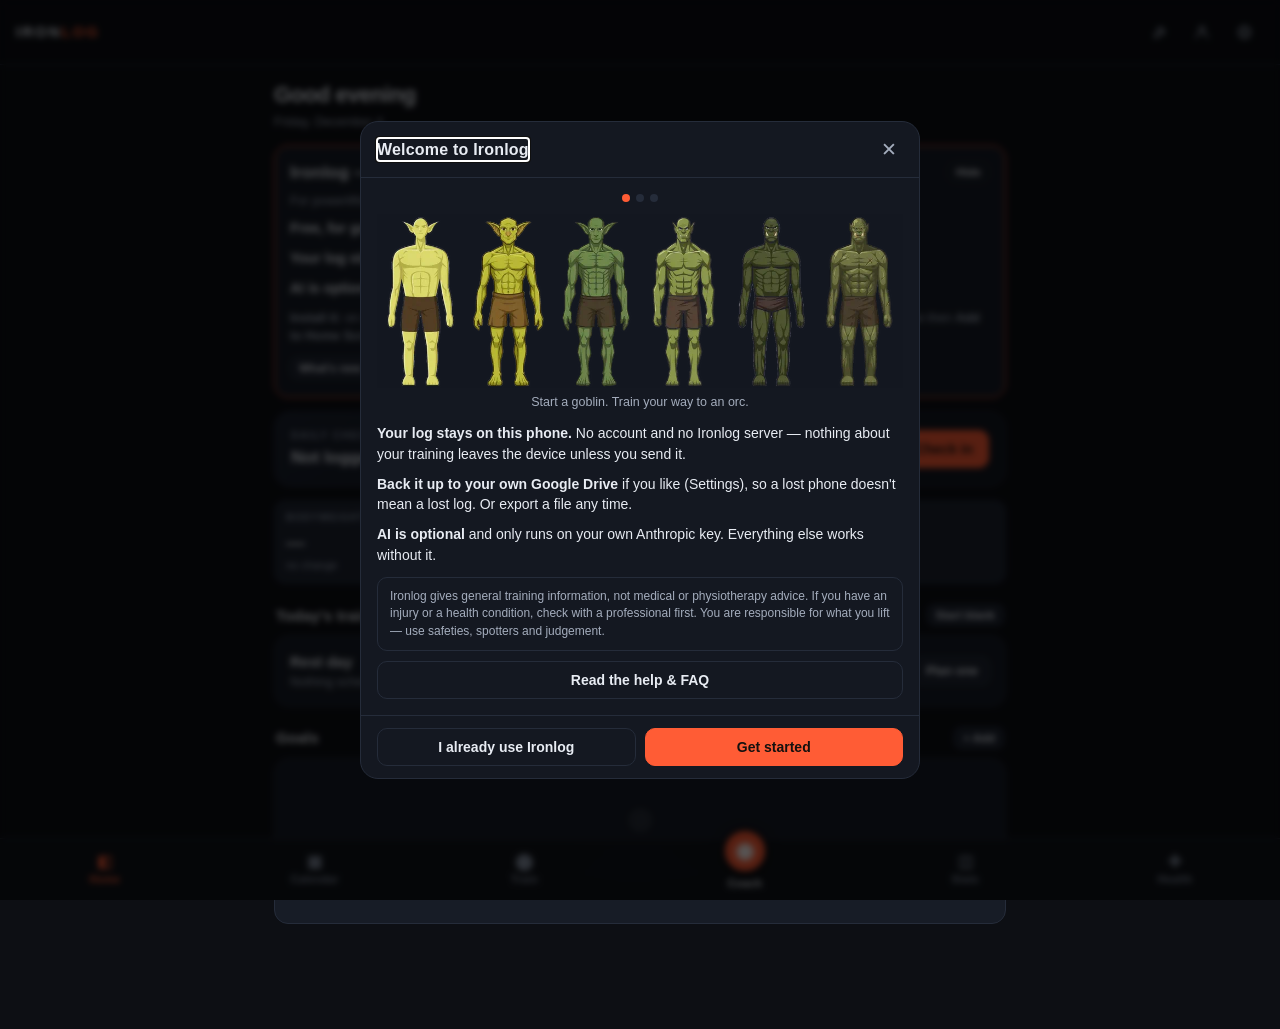
<file: index.html>
<!DOCTYPE html>
<html lang="en">
<head>
<meta charset="utf-8">
<!-- Content-Security-Policy: the browser refuses to load scripts or send data anywhere but
     these. A missed esc() then can't leak the log or the AI key. The sha256 is the skin
     script below — check-version.cjs fails if they drift. r&d/notes/security-audit-2026-11.md -->
<meta http-equiv="Content-Security-Policy" content="default-src 'self'; script-src 'self' 'wasm-unsafe-eval' 'sha256-sblqGi+jvKLMGzAN5MNXbPBtHiw58XA2WkPE0RBiaZw=' https://accounts.google.com/gsi/client; connect-src 'self' https://api.anthropic.com https://www.googleapis.com https://oauth2.googleapis.com https://accounts.google.com/gsi/; frame-src https://accounts.google.com/gsi/; style-src 'self' 'unsafe-inline' https://accounts.google.com/gsi/style; img-src 'self' data: blob:; media-src 'self' data: blob:; worker-src 'self' blob:; font-src 'self' data:; object-src 'none'; base-uri 'self'; form-action 'none'">
<meta name="viewport" content="width=device-width, initial-scale=1, viewport-fit=cover, maximum-scale=1, user-scalable=no">
<meta name="theme-color" content="#0d0f14">
<meta name="color-scheme" content="dark">
<meta name="mobile-web-app-capable" content="yes">
<meta name="apple-mobile-web-app-capable" content="yes">
<meta name="apple-mobile-web-app-status-bar-style" content="black-translucent">
<meta name="apple-mobile-web-app-title" content="Ironlog">
<link rel="icon" href="data:image/svg+xml,<svg xmlns='http://www.w3.org/2000/svg' viewBox='0 0 64 64'><rect width='64' height='64' rx='14' fill='%230d0f14'/><g fill='%23ff5c35'><rect x='5' y='27' width='6' height='10' rx='2'/><rect x='13' y='21' width='7' height='22' rx='2.5'/><rect x='20' y='29' width='24' height='6'/><rect x='44' y='21' width='7' height='22' rx='2.5'/><rect x='53' y='27' width='6' height='10' rx='2'/></g></svg>">
<link rel="apple-touch-icon" href="data:image/svg+xml,<svg xmlns='http://www.w3.org/2000/svg' viewBox='0 0 64 64'><rect width='64' height='64' rx='14' fill='%230d0f14'/><g fill='%23ff5c35'><rect x='5' y='27' width='6' height='10' rx='2'/><rect x='13' y='21' width='7' height='22' rx='2.5'/><rect x='20' y='29' width='24' height='6'/><rect x='44' y='21' width='7' height='22' rx='2.5'/><rect x='53' y='27' width='6' height='10' rx='2'/></g></svg>">
<link rel="manifest" href="manifest.webmanifest">
<link rel="apple-touch-icon" sizes="192x192" href="icon-192.png">
<title>Ironlog — Powerlifting</title>
<!-- The app is js/main.js and the modules it imports (r&d/notes/module-split.md).
     These hints let the browser fetch them side by side instead of finding
     each one only after parsing the last. r&d/tools/check-version.cjs checks
     the list is every module, and that sw.js precaches them all. -->
<link rel="modulepreload" href="js/coach.js">
<link rel="modulepreload" href="js/core.js">
<link rel="modulepreload" href="js/state.js">
<link rel="modulepreload" href="js/kit.js">
<link rel="modulepreload" href="js/loading.js">
<link rel="modulepreload" href="js/training.js">
<link rel="modulepreload" href="js/picker.js">
<link rel="modulepreload" href="js/ai.js">
<link rel="modulepreload" href="js/report.js">
<link rel="modulepreload" href="js/migrate.js">
<link rel="modulepreload" href="js/rest.js">
<link rel="modulepreload" href="js/movement.js">
<link rel="modulepreload" href="js/io.js">
<link rel="modulepreload" href="js/sync.js">
<link rel="modulepreload" href="js/database.js">
<link rel="modulepreload" href="js/events.js">
<link rel="modulepreload" href="js/exercises.js">
<link rel="modulepreload" href="js/health.js">
<link rel="modulepreload" href="js/main.js">
<link rel="modulepreload" href="js/stats.js">
<link rel="modulepreload" href="js/tools.js">
<link rel="modulepreload" href="js/ui.js">
<link rel="modulepreload" href="js/vbt.js">
<link rel="modulepreload" href="js/workout.js">
<link rel="modulepreload" href="slew-reps.js">
<script>
/* The skin has to be on the html element before the first paint, or the app
   flashes its dark chrome and then repaints grey. The real setting lives in
   S.settings.skin, but that read is async IndexedDB — far too late. This
   localStorage mirror exists only to answer the question synchronously here;
   boot() reconciles it against the stored state a moment later. */
try {
  var _skin = localStorage.getItem('ironlog.skin');
  if (_skin === 'win98') document.documentElement.dataset.skin = 'win98';
} catch (e) {}
</script>
<link rel="stylesheet" href="css/app.css">
<!-- The one rule that has to stay in the page: it points at a gradient inside
     the chart's own <svg>, and from an external sheet some browsers look for
     that in the stylesheet's file instead. It sits between the two sheets
     so the Windows 98 skin still overrides it. -->
<style>.chart .area{fill:url(#gfade)}</style>
<!-- The Windows 98 skin: every rule scoped to html[data-skin="win98"], and loaded after the base sheet so it wins. -->
<link rel="stylesheet" href="css/skin98.css" id="skin98">
</head>
<body>
<header id="topbar">
  <div class="tb-left"><span class="brand">IRON<span class="accent">LOG</span></span></div>
  <div class="tb-right">
    <button class="icon-btn" id="toolsBtn" title="Tools" aria-label="Tools"><svg viewBox="0 0 24 24" fill="none" stroke="currentColor" stroke-width="1.7" stroke-linecap="round" stroke-linejoin="round" style="width:18px;height:18px"><path d="M14.7 6.3a4 4 0 0 0-5.4 5.1L4 16.7 7.3 20l5.3-5.3a4 4 0 0 0 5.1-5.4l-2.6 2.6-2.4-.6-.6-2.4z"/></svg></button>
    <button class="icon-btn" id="profileBtn" title="Profile" aria-label="Profile"><svg viewBox="0 0 24 24" fill="none" stroke="currentColor" stroke-width="1.7" stroke-linecap="round" stroke-linejoin="round" style="width:18px;height:18px"><circle cx="12" cy="8" r="3.4"/><path d="M4.5 20a7.5 7.5 0 0 1 15 0"/></svg></button>
    <button class="icon-btn" id="settingsBtn" title="Settings" aria-label="Settings">⚙</button>
  </div>
</header>

<main id="view"></main>

<nav id="nav" aria-label="Main">
  <button data-page="home"><span class="ico" aria-hidden="true">◧</span><span>Home</span></button>
  <button data-page="calendar"><span class="ico" aria-hidden="true">▦</span><span>Calendar</span></button>
  <button data-page="workout"><span class="ico" aria-hidden="true">⬤</span><span>Train</span></button>
  <button id="navCoach" class="navcoach" aria-label="Coach"><span class="ico" aria-hidden="true">◉</span><span>Coach</span></button>
  <button data-page="analytics"><span class="ico" aria-hidden="true">◫</span><span>Stats</span></button>
  <button data-page="health"><span class="ico" aria-hidden="true">✚</span><span>Health</span></button>
</nav>

<div id="modalRoot"></div>
<div id="toastRoot" role="status" aria-live="polite"></div>
<!-- Slew's velocity engine, bundled from its own source by r&d/tools/build-slew.cjs.
     28 kB, sensor mode only, precached by the service worker so a set can be
     measured in a basement with no signal. Kept as its own file rather than
     inlined because it is generated: a build artefact in the middle of
     index.html makes every diff of this file unreadable. -->
<script src="slew-core.js"></script>
<script type="module" src="js/main.js"></script>
</body>
</html>
</file>
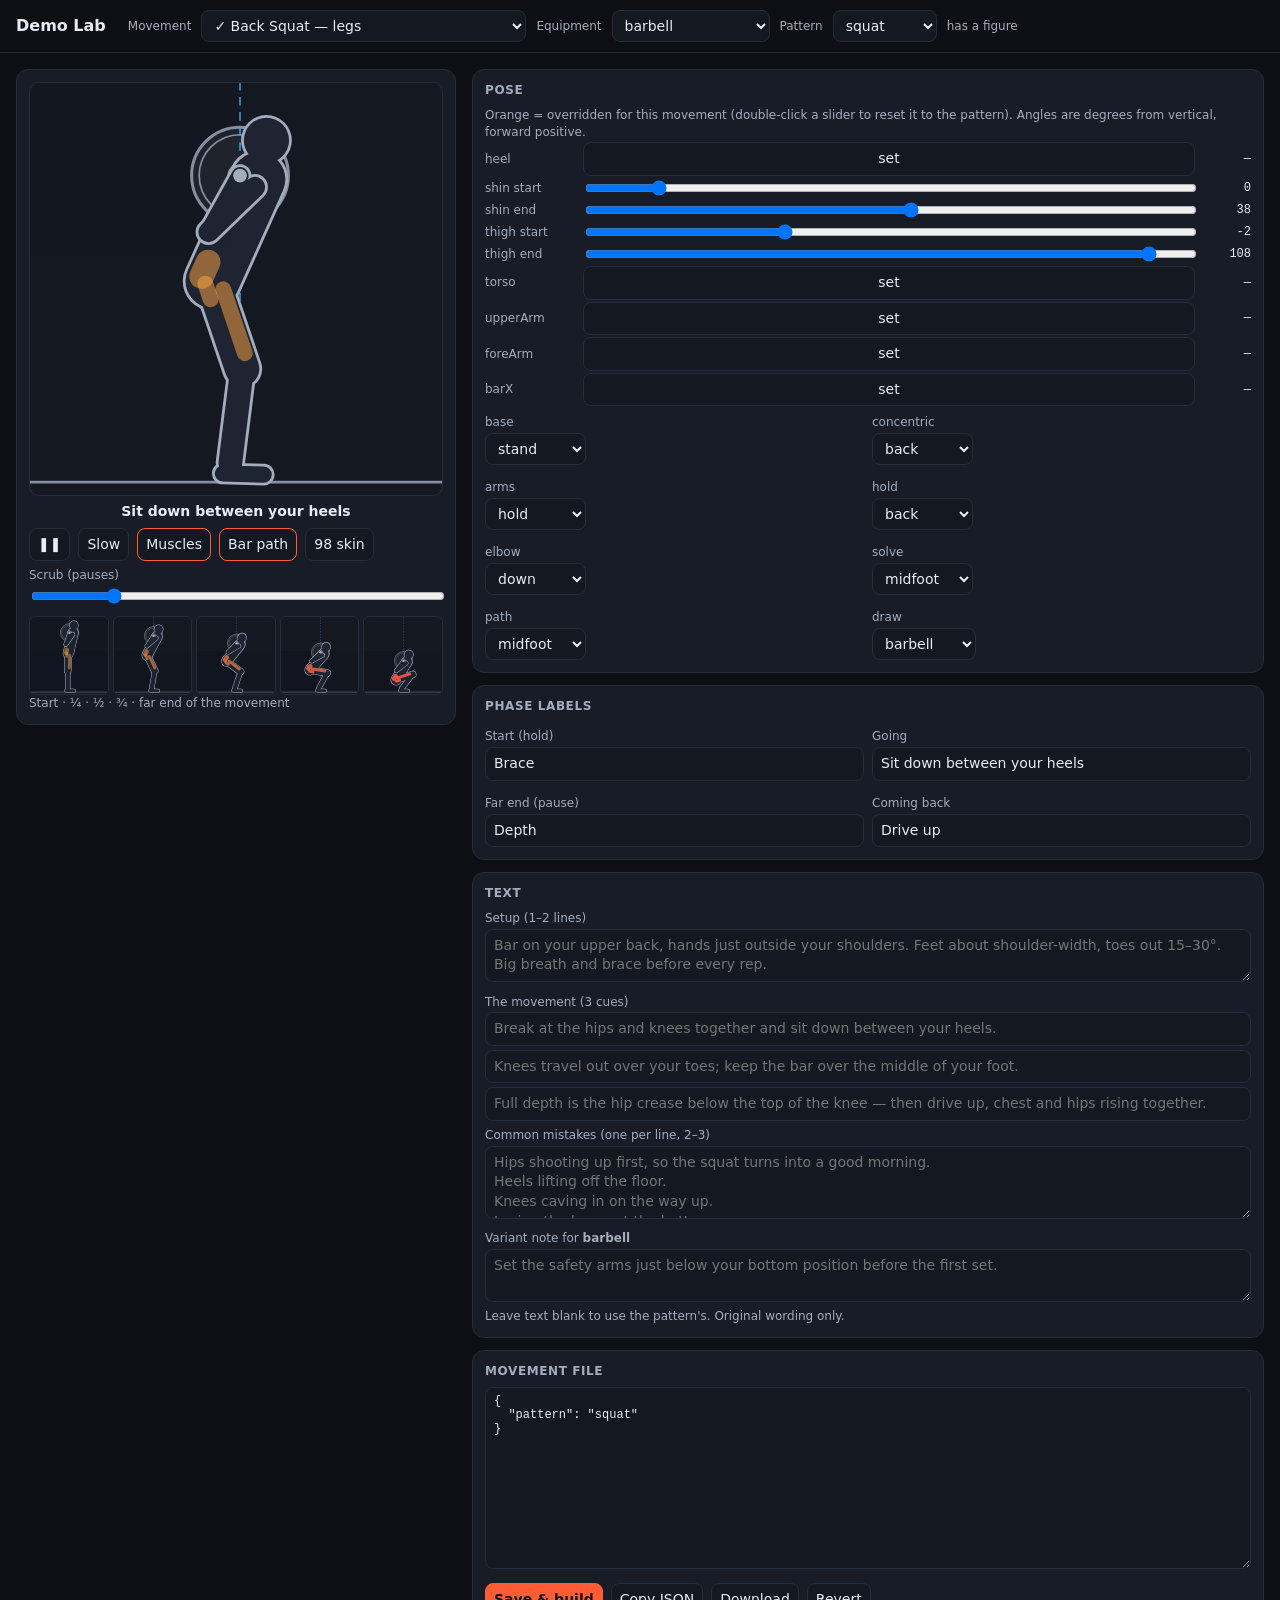
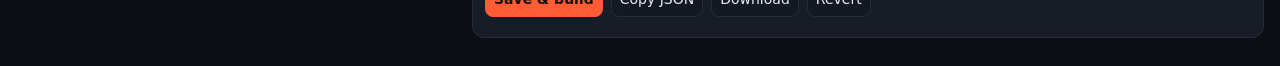
<file: r&d/tools/demo-lab.html>
<!doctype html>
<html lang="en">
<head>
<meta charset="utf-8">
<meta name="viewport" content="width=device-width, initial-scale=1">
<title>Demo Lab — Ironlog</title>
<link rel="icon" href="data:,">
<!--
  Pose editor for exercise demos (spec r&d/specs/exercise-demo-spec.md §8).
  Open through the local server, from the repo root:
      node "r&d/tools/serve.mjs"   →   http://localhost:5178/r%26d/tools/demo-lab.html
  It runs the app's own figure engine (read out of index.html), so what you
  see here is exactly what the Info tab draws. Save & build writes
  r&d/data/demos/movements/<id>.json and runs build-demos.cjs.
-->
<style>
:root{--bg:#0d0f14;--card:#171c26;--line:#252c3a;--txt:#e8ecf3;--dim:#a4adbd;--accent:#ff5c35;--gold:#ffc542;--red:#ff4d4d}
*{box-sizing:border-box}
body{margin:0;background:var(--bg);color:var(--txt);font:14px/1.4 system-ui,sans-serif}
header{display:flex;gap:10px;align-items:center;padding:10px 16px;border-bottom:1px solid var(--line);flex-wrap:wrap}
header h1{font-size:16px;margin:0 12px 0 0}
main{display:grid;grid-template-columns:minmax(300px,440px) 1fr;gap:16px;padding:16px}
@media (max-width:820px){main{grid-template-columns:1fr}}
.card{background:var(--card);border:1px solid var(--line);border-radius:12px;padding:12px;margin-bottom:12px}
h2{font-size:12px;text-transform:uppercase;letter-spacing:.05em;color:var(--dim);margin:0 0 8px}
label{display:block;font-size:12px;color:var(--dim);margin:6px 0 2px}
select,input,textarea,button{font:inherit;color:var(--txt);background:#141821;border:1px solid var(--line);border-radius:8px;padding:6px 8px}
textarea{width:100%;resize:vertical}
input[type=range]{width:100%;padding:0;border:0;background:none}
button{cursor:pointer}button.on{border-color:var(--accent)}button.primary{background:var(--accent);border-color:var(--accent);color:#14110f;font-weight:650}
.row{display:flex;gap:8px;align-items:center;flex-wrap:wrap}
.grid2{display:grid;grid-template-columns:1fr 1fr;gap:8px}
.k{display:grid;grid-template-columns:90px 1fr 48px;gap:8px;align-items:center;margin:2px 0}
.k span{font-size:12px;color:var(--dim)}.k output{font:12px ui-monospace,monospace;text-align:right}
.k.over span{color:var(--accent)}
.note{font-size:12px;color:var(--dim)}
#status{white-space:pre-wrap;font:12px ui-monospace,monospace;margin-top:8px}
#status.err{color:var(--red)}
/* the figure: same tokens as the app (--dm-*) */
.fig{--dm-bg:#141821;--dm-ink:#a4adbd;--dm-body:#1e2431;--dm-kit:#858fa1;--dm-path:#4aa8ff}
.fig.w98{--dm-bg:#fff;--dm-ink:#000;--dm-body:#fff;--dm-kit:#808080;--dm-path:#000080;--gold:#ffe000;--red:#ff2020}
.fig svg{display:block;width:100%;aspect-ratio:1;background:var(--dm-bg);border:1px solid var(--line);border-radius:10px}
.strip{display:grid;grid-template-columns:repeat(5,1fr);gap:4px;margin-top:6px}
.strip svg{border-radius:6px}
.phase{text-align:center;font-weight:650;margin:6px 0}
.dm-plate{fill:#888;fill-opacity:.1;stroke:var(--dm-kit);stroke-width:.014}.dm-rim{fill:none;stroke:var(--dm-kit);stroke-width:.008}
.dm-bar{fill:var(--dm-ink)}.dm-mid{stroke:var(--dm-path);stroke-width:.009;stroke-dasharray:.04 .03;stroke-opacity:.7}
.dm-trail{stroke:var(--dm-path);stroke-width:.016;stroke-linecap:round}.dm-ground{stroke:var(--dm-kit);stroke-width:.012}
.dm-rail{stroke:var(--dm-kit);stroke-width:.02}.dm-cable{stroke:var(--dm-kit);stroke-width:.012;fill:none}
.dm-band{stroke:var(--dm-kit);stroke-width:.01;stroke-dasharray:.03 .015;fill:none}.dm-pad{fill:var(--line);stroke:var(--dm-kit);stroke-width:.01}
</style>
</head>
<body>
<header>
  <h1>Demo Lab</h1>
  <label for="mv" style="margin:0">Movement</label><select id="mv"></select>
  <label for="eq" style="margin:0">Equipment</label><select id="eq"></select>
  <label for="pat" style="margin:0">Pattern</label><select id="pat"></select>
  <span class="note" id="mapped"></span>
</header>
<main>
  <section>
    <div class="card fig" id="fig">
      <svg id="big" role="img" aria-label="Preview"></svg>
      <div class="phase" id="phase"></div>
      <div class="row">
        <button id="play" aria-label="Pause">❚❚</button>
        <button id="slow">Slow</button>
        <button id="mus" class="on">Muscles</button>
        <button id="path" class="on">Bar path</button>
        <button id="skin">98 skin</button>
      </div>
      <label for="scrub">Scrub (pauses)</label><input type="range" id="scrub" min="0" max="1000" value="0">
      <div class="strip" id="strip"></div>
      <div class="note">Start · ¼ · ½ · ¾ · far end of the movement</div>
    </div>
  </section>
  <section>
    <div class="card"><h2>Pose</h2>
      <div class="note">Orange = overridden for this movement (double-click a slider to reset it to the pattern). Angles are degrees from vertical, forward positive.</div>
      <div id="pose"></div>
      <div class="grid2" id="choices"></div>
    </div>
    <div class="card"><h2>Phase labels</h2><div class="grid2" id="labels"></div></div>
    <div class="card"><h2>Text</h2>
      <label for="tSetup">Setup (1–2 lines)</label><textarea id="tSetup" rows="2"></textarea>
      <label>The movement (3 cues)</label><input id="tC0" style="width:100%"><input id="tC1" style="width:100%;margin-top:4px"><input id="tC2" style="width:100%;margin-top:4px">
      <label for="tMis">Common mistakes (one per line, 2–3)</label><textarea id="tMis" rows="3"></textarea>
      <label for="tVar">Variant note for <b id="tVarEq"></b></label><textarea id="tVar" rows="2"></textarea>
      <div class="note">Leave text blank to use the pattern's. Original wording only.</div>
    </div>
    <div class="card"><h2>Movement file</h2>
      <textarea id="json" rows="12" spellcheck="false" style="font:12px ui-monospace,monospace"></textarea>
      <div class="row" style="margin-top:8px">
        <button class="primary" id="save">Save &amp; build</button>
        <button id="copy">Copy JSON</button>
        <button id="dl">Download</button>
        <button id="revert">Revert</button>
      </div>
      <div id="status" class="note"></div>
    </div>
  </section>
</main>
<script>
/* ---------- the app's engine, read out of index.html ---------- */
const START = 'EXERCISE DEMOS — r&d/specs/exercise-demo-spec.md', END = "let _mvTab = 'info';";
let E, CAT, cur = { id: null, file: null, saved: '' };
const $ = s => document.querySelector(s);
const esc = s => String(s).replace(/[&<>"]/g, c => ({ '&': '&amp;', '<': '&lt;', '>': '&gt;', '"': '&quot;' }[c]));
async function loadEngine() {
  /* index.html until the module split, a file in js/ after it: take the first that has the block */
  let html = '', s = -1, e = -1;
  for (const f of ['/js/exercises.js', '/js/app.js', '/index.html']) {
    const r = await fetch(f, { cache: 'no-store' });
    if (!r.ok) continue;
    /* a module's imports and `export` mean nothing to new Function */
    html = (await r.text()).replace(/^import\s[^;]*?from\s+'[^']+';[ \t]*\n/gm, '').replace(/^export\s+(?=(async\s+)?function\b|const\b|let\b|var\b|class\b)/gm, '');
    s = html.indexOf(START); e = html.indexOf(END);
    if (s >= 0 && e >= 0) break;
  }
  if (s < 0 || e < 0) throw new Error('demo block not found in js/ or index.html');
  const src = html.slice(html.lastIndexOf('/*', s), e);
  E = new Function('esc', '$', 'S', 'save', 'EQ_TITLE', `${src}\nreturn { DEMO_PATTERNS, DEMO_MAP, DEMO_TEXT, DEMO_MUSCLES, demoSVG, demoBox, demoTimeline, demoAt, demoPose };`)(esc, () => null, { exNotes: {} }, () => {}, {});
}

/* ---------- what the sliders cover, per base ---------- */
const POSE_KEYS = {
  stand: [['heel', 0, 60], ['shin', -10, 80], ['thigh', -60, 120], ['torso', -30, 90], ['upperArm', -180, 360], ['foreArm', -180, 360], ['barX', -0.2, 0.2, 0.005]],
  split: [['torso', -20, 40], ['frontX', 0.1, 0.5, 0.01], ['upperArm', -180, 360], ['foreArm', -180, 360]],
  seat: [['thighA', -30, 60], ['shinA', -30, 90], ['torso', -45, 60], ['upperArm', -180, 360], ['foreArm', -180, 360]],
  bench: [['incline', -20, 60], ['upperArm', -180, 360], ['foreArm', -180, 360]],
  hang: [['torso', -30, 30]],
  front: [['abduct', 0, 180], ['elbowBend', 0, 90]],
};
const CHOICES = {
  base: ['stand', 'split', 'seat', 'bench', 'hang', 'front'], concentric: ['go', 'back'],
  arms: ['hold', 'target', 'angles'], hold: ['back', 'front', 'goblet', 'hands'], elbow: ['down', 'up', 'fwd', 'back'],
  solve: ['midfoot', 'none'], path: ['midfoot', 'none'],
  draw: ['barbell', 'trap', 'log', 'dumbbell', 'kettlebell', 'plate', 'cable', 'band', 'belt', 'none'],
};

const movement = () => CAT.find(m => m.id === $('#mv').value);
const file = () => cur.file;
const o = () => (cur.file.o = cur.file.o || {});
const pat = () => E.DEMO_PATTERNS[cur.file.pattern];
/* the same lookup order as the engine: o.eq[eq] → o → pattern eq → pattern */
function val(k) {
  const eq = $('#eq').value, f = cur.file, p = pat();
  const oe = Object.assign({}, ((f.o || {}).eq || {})._, ((f.o || {}).eq || {})[eq]);
  const pe = Object.assign({}, p.eq._, p.eq[eq]);
  return oe[k] !== undefined ? oe[k] : (f.o || {})[k] !== undefined ? f.o[k] : pe[k] !== undefined ? pe[k] : p[k];
}
const overridden = k => (cur.file.o || {})[k] !== undefined;

/* ---------- drawing ---------- */
const OPTS = { playing: true, slow: false, muscles: true, path: true };
let t = 0, last = null, scrubP = null, trail = [];
const demo = () => ({ pat: pat(), o: cur.file.o || {}, name: cur.file.pattern });
function frameSVG(p, e, withTrail) {
  const d = demo(), eq = $('#eq').value, m = movement(), box = E.demoBox(d, eq);
  return `<svg viewBox="${box.x} ${box.y} ${box.w} ${box.h}"><g transform="scale(1,-1)"><line x1="${box.x}" y1="0" x2="${box.x + box.w}" y2="0" class="dm-ground"/>${E.demoSVG(d, eq, p, e, OPTS, m, withTrail ? trail : [])}</g></svg>`;
}
function strip() { $('#strip').innerHTML = [0, 0.25, 0.5, 0.75, 1].map(p => frameSVG(p, 0.2 + 0.7 * p, false)).join(''); }
function tick(now) {
  try {
    const dt = last == null ? 0 : Math.min(0.1, (now - last) / 1000); last = now;
    const tl = E.demoTimeline({ concentric: val('concentric') });
    if (OPTS.playing && scrubP == null) t += dt * (OPTS.slow ? 0.35 : 1);
    const st = scrubP != null ? { p: scrubP, phase: scrubP > 0.5 ? 2 : 0, e: 0.5 } : E.demoAt(tl, t);
    const svg = frameSVG(st.p, st.e, true);
    const m = svg.match(/viewBox="([^"]+)"/);
    $('#big').setAttribute('viewBox', m[1]); $('#big').innerHTML = svg.replace(/^<svg[^>]*>|<\/svg>$/g, '');
    if (OPTS.path) { const P = E.demoPose(demo(), $('#eq').value, st.p); const b = P && (P.bar || P.hand); if (b) { trail.push(b); if (trail.length > 70) trail.shift(); } }
    $('#phase').textContent = (val('labels') || [])[st.phase] || '';
    if (scrubP == null) $('#scrub').value = Math.round(st.p * 1000);
  } catch (err) { $('#phase').textContent = '⚠ ' + err.message; }
  requestAnimationFrame(tick);
}

/* ---------- editors ---------- */
function poseUI() {
  const keys = POSE_KEYS[val('base')] || [];
  $('#pose').innerHTML = keys.map(([k, lo, hi, step]) => {
    const v = val(k), over = overridden(k) ? ' over' : '';
    if (v === undefined) return `<div class="k"><span>${k}</span><button data-add="${k}">set</button><output>—</output></div>`;
    if (typeof v === 'number') return `<div class="k${over}"><span>${k}</span><input type="range" data-k="${k}" min="${lo}" max="${hi}" step="${step || 1}" value="${v}"><output>${v}</output></div>
      <div class="k"><span></span><button data-anim="${k}">animate start → end</button><span></span></div>`;
    if (Array.isArray(v) && v.length === 2 && typeof v[0] === 'number')
      return [0, 1].map(i => `<div class="k${over}"><span>${k} ${i ? 'end' : 'start'}</span><input type="range" data-k="${k}" data-i="${i}" min="${lo}" max="${hi}" step="${step || 1}" value="${v[i]}"><output>${v[i]}</output></div>`).join('');
    return `<div class="k${over}"><span>${k}</span><span class="note">curve with stops — edit in the JSON</span><span></span></div>`;
  }).join('');
  $('#choices').innerHTML = Object.entries(CHOICES).map(([k, opts]) => {
    const v = val(k);
    return `<div><label for="c_${k}" style="${overridden(k) ? 'color:var(--accent)' : ''}">${k}</label><select id="c_${k}" data-c="${k}">${['', ...opts].map(x => `<option value="${x}" ${String(v ?? '') === x || (x === 'none' && v === null) ? 'selected' : ''}>${x || '(pattern)'}</option>`).join('')}</select></div>`;
  }).join('');
  $('#pose').querySelectorAll('input[data-k]').forEach(r => {
    r.oninput = () => {
      const k = r.dataset.k, n = +r.value;
      if (r.dataset.i != null) { const cv = val(k).slice(); cv[+r.dataset.i] = n; o()[k] = cv; } else o()[k] = n;
      r.nextElementSibling.textContent = n; r.parentElement.classList.add('over'); changed(false);
    };
    r.ondblclick = () => { delete o()[r.dataset.k]; changed(); };
  });
  $('#pose').querySelectorAll('[data-anim]').forEach(b => b.onclick = () => { const v = val(b.dataset.anim); o()[b.dataset.anim] = [v, v]; changed(); });
  $('#pose').querySelectorAll('[data-add]').forEach(b => b.onclick = () => { o()[b.dataset.add] = 0; changed(); });
  $('#choices').querySelectorAll('select').forEach(s => s.onchange = () => {
    const k = s.dataset.c;
    if (!s.value) delete o()[k]; else o()[k] = s.value === 'none' ? null : s.value;
    changed();
  });
}
function labelsUI() {
  const L = val('labels') || ['', '', '', ''];
  const names = ['Start (hold)', 'Going', 'Far end (pause)', 'Coming back'];
  $('#labels').innerHTML = L.map((x, i) => `<div><label for="l${i}">${names[i]}</label><input id="l${i}" value="${esc(x)}" style="width:100%"></div>`).join('');
  $('#labels').querySelectorAll('input').forEach(inp => inp.oninput = () => {
    const nl = [0, 1, 2, 3].map(i => $('#l' + i).value);
    if (JSON.stringify(nl) === JSON.stringify(pat().labels)) delete o().labels; else o().labels = nl;
    changed(false, true);
  });
}
function textUI() {
  const tx = cur.file.text || {}, eq = $('#eq').value;
  const pt = (E.DEMO_TEXT.pattern[cur.file.pattern] || {});
  $('#tSetup').value = tx.setup || ''; $('#tSetup').placeholder = pt.setup || '';
  [0, 1, 2].forEach(i => { $('#tC' + i).value = (tx.cues || [])[i] || ''; $('#tC' + i).placeholder = (pt.cues || [])[i] || ''; });
  $('#tMis').value = (tx.mistakes || []).join('\n'); $('#tMis').placeholder = (pt.mistakes || []).join('\n');
  $('#tVarEq').textContent = eq; $('#tVar').value = (tx.variants || {})[eq] || ''; $('#tVar').placeholder = (pt.variants || {})[eq] || '(none — hidden)';
}
function readText() {
  const tx = {}, eq = $('#eq').value;
  if ($('#tSetup').value.trim()) tx.setup = $('#tSetup').value.trim();
  const cues = [0, 1, 2].map(i => $('#tC' + i).value.trim()); if (cues.some(Boolean)) tx.cues = cues.filter(Boolean);
  const mis = $('#tMis').value.split('\n').map(s => s.trim()).filter(Boolean); if (mis.length) tx.mistakes = mis;
  const vars = Object.assign({}, (cur.file.text || {}).variants);
  if ($('#tVar').value.trim()) vars[eq] = $('#tVar').value.trim(); else delete vars[eq];
  if (Object.keys(vars).length) tx.variants = vars;
  if (Object.keys(tx).length) cur.file.text = tx; else delete cur.file.text;
}
['#tSetup', '#tC0', '#tC1', '#tC2', '#tMis', '#tVar'].forEach(s => $(s).oninput = () => { readText(); changed(false, true); });

function tidy(f) {
  const c = JSON.parse(JSON.stringify(f));
  if (c.o && !Object.keys(c.o).length) delete c.o;
  return c;
}
function changed(redrawUI = true, keepText = false) {
  trail = [];
  $('#json').value = JSON.stringify(tidy(cur.file), null, 2);
  $('#status').textContent = $('#json').value === cur.saved ? '' : 'Unsaved changes';
  $('#status').className = 'note';
  if (redrawUI) { poseUI(); labelsUI(); if (!keepText) textUI(); }
  strip();
}
$('#json').oninput = () => {
  try { cur.file = JSON.parse($('#json').value); if (!E.DEMO_PATTERNS[cur.file.pattern]) throw new Error('unknown pattern'); $('#status').textContent = 'Unsaved changes'; $('#status').className = 'note'; poseUI(); labelsUI(); textUI(); strip(); }
  catch (e) { $('#status').textContent = 'JSON: ' + e.message; $('#status').className = 'err'; }
};

/* ---------- picking ---------- */
async function pick(id) {
  const m = CAT.find(x => x.id === id);
  const r = await fetch(`/r%26d/data/demos/movements/${id}.json`, { cache: 'no-store' });
  cur = { id, file: r.ok ? await r.json() : { pattern: guessPattern(m) } };
  cur.saved = r.ok ? JSON.stringify(tidy(cur.file), null, 2) : '';
  $('#mapped').textContent = r.ok ? 'has a figure' : 'new — no figure yet';
  $('#eq').innerHTML = m.equipment.map(e => `<option ${e === m.defaultEquipment ? 'selected' : ''}>${e}</option>`).join('');
  $('#pat').value = cur.file.pattern;
  history.replaceState(null, '', '#' + id);
  changed();
}
/* a starting guess for a new movement: the pattern a sibling uses */
function guessPattern(m) {
  const sib = Object.entries(E.DEMO_MAP).find(([k]) => k.split('-').some(w => m.id.includes(w) && w.length > 4));
  return sib ? sib[1].pattern : { legs: 'squat', back: 'row', chest: 'press', shoulders: 'overhead', arms: 'curl' }[m.category] || 'squat';
}
$('#mv').onchange = () => pick($('#mv').value);
$('#eq').onchange = () => changed();
$('#pat').onchange = () => { cur.file.pattern = $('#pat').value; changed(); };

/* ---------- controls ---------- */
$('#play').onclick = () => { OPTS.playing = !OPTS.playing; if (OPTS.playing) scrubP = null; $('#play').textContent = OPTS.playing ? '❚❚' : '▶'; };
const toggle = (id, k) => $(id).onclick = () => { OPTS[k] = !OPTS[k]; $(id).classList.toggle('on', OPTS[k]); trail = []; strip(); };
toggle('#slow', 'slow'); toggle('#mus', 'muscles'); toggle('#path', 'path');
$('#skin').onclick = () => { $('#fig').classList.toggle('w98'); $('#skin').classList.toggle('on'); };
$('#scrub').oninput = () => { scrubP = $('#scrub').value / 1000; trail = []; OPTS.playing = false; $('#play').textContent = '▶'; };

/* ---------- saving ---------- */
$('#copy').onclick = () => navigator.clipboard.writeText($('#json').value).then(() => { $('#status').textContent = 'Copied'; });
$('#dl').onclick = () => { const a = document.createElement('a'); a.href = URL.createObjectURL(new Blob([$('#json').value + '\n'], { type: 'application/json' })); a.download = cur.id + '.json'; a.click(); };
$('#revert').onclick = () => pick(cur.id);
$('#save').onclick = async () => {
  $('#status').textContent = 'Saving…'; $('#status').className = 'note';
  try {
    const r = await fetch(`/__demos/${cur.id}`, { method: 'PUT', headers: { 'Content-Type': 'application/json' }, body: $('#json').value });
    const out = await r.text();
    $('#status').textContent = out.trim() || (r.ok ? 'Saved' : 'Failed');
    $('#status').className = r.ok ? 'note' : 'err';
    if (r.ok) { cur.saved = $('#json').value; await loadEngine(); fill(); }
  } catch (e) { $('#status').textContent = 'Save needs the local server (node "r&d/tools/serve.mjs"). Use Download instead.'; $('#status').className = 'err'; }
};

function fill() {
  const keep = $('#mv').value;
  $('#mv').innerHTML = [...CAT].sort((a, b) => a.category.localeCompare(b.category) || a.name.localeCompare(b.name))
    .filter(m => m.category !== 'cardio')
    .map(m => `<option value="${m.id}">${E.DEMO_MAP[m.id] ? '✓ ' : '· '}${esc(m.name)} — ${m.category}</option>`).join('');
  if (keep) $('#mv').value = keep;
  $('#pat').innerHTML = Object.keys(E.DEMO_PATTERNS).map(k => `<option>${k}</option>`).join('');
  if (cur.file) $('#pat').value = cur.file.pattern;
}

(async () => {
  try {
    await loadEngine();
    CAT = (await (await fetch('/r%26d/data/exercises.json')).json()).movements;
    fill();
    const want = location.hash.slice(1);
    $('#mv').value = CAT.some(m => m.id === want) ? want : 'back-squat';
    await pick($('#mv').value);
    requestAnimationFrame(tick);
  } catch (e) { document.body.insertAdjacentHTML('afterbegin', `<p style="color:#ff4d4d;padding:16px">${esc(e.message)} — open this through node "r&amp;d/tools/serve.mjs".</p>`); }
})();
</script>
</body>
</html>
</file>
<file: css/app.css>
/* Ironlog — the base stylesheet. */
/* ---------- base ---------- */
:root{
  --bg:#0d0f14;
  --bg2:#141821;
  --card:#171c26;
  --card2:#1e2431;
  --line:#252c3a;
  --line2:#333c4d;
  --txt:#e8ecf3;
  --dim:#a4adbd;
  --dim2:#858fa1;   /* ≥ 4.5:1 on every card background (C4) */
  --accent:#ff5c35;
  --accent2:#ff8a5c;
  --gold:#ffc542;
  --green:#3ddc84;
  --blue:#4aa8ff;
  --purple:#a78bfa;
  --red:#ff4d4d;
  --radius:14px;
  --nav-h:62px;
}
*{box-sizing:border-box;-webkit-tap-highlight-color:transparent}
html,body{margin:0;padding:0}
/* An app, not a page: no pinch or double-tap zoom, no
   Android font boosting, and nothing wider than the screen can drag the
   layout out sideways. Text size follows the phone's own font setting. */
html{-webkit-text-size-adjust:100%;text-size-adjust:100%;touch-action:manipulation;overflow-x:hidden}
body{
  background:var(--bg);
  color:var(--txt);
  font:15px/1.45 -apple-system,BlinkMacSystemFont,"Segoe UI",Roboto,Helvetica,Arial,sans-serif;
  padding-bottom:calc(var(--nav-h) + env(safe-area-inset-bottom));
  overflow-x:hidden;
}
button,input,select,textarea{font-family:inherit;font-size:inherit;color:inherit}
input,select,textarea{
  background:var(--bg2);border:1px solid var(--line);color:var(--txt);
  border-radius:9px;padding:9px 11px;width:100%;outline:none;
}
input:focus,select,textarea:focus{border-color:var(--line2)}
input:focus,textarea:focus{border-color:var(--accent)}
select{appearance:none;background-image:linear-gradient(45deg,transparent 50%,var(--dim) 50%),linear-gradient(135deg,var(--dim) 50%,transparent 50%);background-position:calc(100% - 16px) 50%,calc(100% - 11px) 50%;background-size:5px 5px,5px 5px;background-repeat:no-repeat;padding-right:30px}
input[type=number]{-moz-appearance:textfield}
input[type=number]::-webkit-outer-spin-button,input[type=number]::-webkit-inner-spin-button{-webkit-appearance:none;margin:0}
a{color:var(--accent)}

/* ---------- layout ---------- */
#topbar{
  position:sticky;top:0;z-index:40;
  display:flex;align-items:center;justify-content:space-between;
  padding:12px 16px calc(12px) 16px;
  background:rgba(13,15,20,.88);backdrop-filter:blur(12px);
  border-bottom:1px solid var(--line);
}
.tb-right{display:flex;align-items:center;gap:2px}
.brand{font-weight:800;letter-spacing:2px;font-size:15px}
.brand .accent{color:var(--accent)}
.icon-btn{
  background:transparent;border:none;color:var(--dim);font-size:19px;
  cursor:pointer;padding:4px 6px;border-radius:8px;line-height:1;
}
.icon-btn:hover{color:var(--txt);background:var(--card)}
#topbar .icon-btn{min-width:40px;min-height:40px;display:inline-flex;align-items:center;justify-content:center}
#view{max-width:760px;margin:0 auto;padding:14px 14px 30px}

#nav{
  position:fixed;left:0;right:0;bottom:0;z-index:50;
  height:calc(var(--nav-h) + env(safe-area-inset-bottom));
  padding-bottom:env(safe-area-inset-bottom);
  display:grid;grid-template-columns:repeat(6,1fr);
  background:rgba(17,20,27,.96);backdrop-filter:blur(14px);
  border-top:1px solid var(--line);
}
#nav button{
  background:none;border:none;cursor:pointer;color:var(--dim2);
  display:flex;flex-direction:column;align-items:center;justify-content:center;gap:3px;
  font-size:10.5px;letter-spacing:.4px;font-weight:600;
  transition:color .15s;
}
#nav button .ico{font-size:16px;line-height:1}
#nav button.active{color:var(--accent)}
/* The coach sits raised in the middle (coach-spec §0): three tabs either side. */
#nav{grid-template-columns:1fr 1fr 1fr 1.1fr 1fr 1fr}
#nav .navcoach{order:0;position:relative;color:var(--txt)}
#nav .navcoach .ico{width:46px;height:46px;border-radius:50%;margin-top:-22px;display:flex;align-items:center;justify-content:center;
  background:var(--accent);color:#fff;font-size:22px;box-shadow:0 4px 14px rgba(0,0,0,.4);border:3px solid var(--bg)}
html[data-skin="win98"] #nav{grid-template-columns:repeat(5,1fr)}
html[data-skin="win98"] #nav .navcoach{display:none}
.co-log{display:flex;flex-direction:column;gap:8px;margin-bottom:10px}
.co-b{max-width:88%;padding:9px 12px;border-radius:14px;font-size:14px;line-height:1.4}
.co-b.coach{align-self:flex-start;background:var(--card);border:1px solid var(--line);border-bottom-left-radius:4px}
.co-b.me{align-self:flex-end;background:var(--accent);color:#fff;border-bottom-right-radius:4px}
.co-b.coach:has(.co-day){max-width:100%;width:100%}
/* The answer panel covers the sheet's bottom padding too, so no chat shows through under it. */
.co-ans{position:sticky;bottom:-16px;margin:0 -16px -16px;padding:8px 16px calc(12px + env(safe-area-inset-bottom));background:var(--bg2);border-top:1px solid var(--line);z-index:1}
.co-chip{min-height:36px}
/* Menu chips: one swipeable row per group instead of a tall stack. */
.co-row{display:flex;flex-wrap:nowrap;gap:6px;overflow-x:auto;padding:2px 0 4px;scrollbar-width:none;-webkit-overflow-scrolling:touch}
.co-row::-webkit-scrollbar{display:none}
.co-row .chip{flex:none;white-space:nowrap}
.co-lab{font-size:10.5px;letter-spacing:.08em;text-transform:uppercase;color:var(--dim2);margin:6px 0 2px}
.co-day{margin-top:10px;padding:8px 10px;border:1px solid var(--line);border-radius:10px}
.co-x{display:flex;align-items:center;gap:8px;padding:6px 0;border-bottom:1px solid var(--line)}
.co-x:last-child{border-bottom:0}
.co-typing{letter-spacing:3px;animation:coType 1s infinite}
@keyframes coType{50%{opacity:.35}}
@media (prefers-reduced-motion:reduce){.co-typing{animation:none}}
html[data-skin="win98"] .co-b{border-radius:0}
html[data-skin="win98"] .co-b.coach{background:#fff;color:#000;border:1px solid #808080}
html[data-skin="win98"] .co-b.me{background:var(--w-navy);color:#fff}
html[data-skin="win98"] .co-ans{background:var(--w-face)}
html[data-skin="win98"] .co-day{border-color:#808080;border-radius:0}
#nav button:active{transform:scale(.94)}

/* ---------- generic ---------- */
.card{
  background:var(--card);border:1px solid var(--line);
  border-radius:var(--radius);padding:15px;margin-bottom:13px;
}
.card.tight{padding:12px}
.card.flush{padding:0;overflow:hidden}
h1{font-size:22px;margin:0 0 2px;letter-spacing:-.4px}
h2{font-size:15px;margin:0 0 11px;letter-spacing:.2px}
h3{font-size:13.5px;margin:0 0 8px}
.sub{color:var(--dim);font-size:12.5px}
.muted{color:var(--dim)}
.dimmer{color:var(--dim2)}
.row{display:flex;align-items:center;gap:10px}
.row.between{justify-content:space-between}
.row.wrap{flex-wrap:wrap}
.grow{flex:1;min-width:0}
.right{text-align:right}
.center{text-align:center}
.mono{font-variant-numeric:tabular-nums;font-feature-settings:"tnum"}
.hr{height:1px;background:var(--line);margin:12px 0}
.sechead{
  display:flex;align-items:center;justify-content:space-between;
  margin:20px 2px 9px;
}
.sechead h2{margin:0}
.eyebrow{
  font-size:10.5px;letter-spacing:1.4px;text-transform:uppercase;
  color:var(--dim2);font-weight:700;
}
.empty{
  text-align:center;color:var(--dim2);padding:26px 14px;font-size:13px;
}
.empty .big{font-size:26px;display:block;margin-bottom:6px;opacity:.5}

.btn{
  background:var(--card2);border:1px solid var(--line2);color:var(--txt);
  padding:10px 15px;border-radius:10px;cursor:pointer;font-weight:600;font-size:14px;
  transition:.12s;white-space:nowrap;
}
.btn:hover{border-color:var(--dim2)}
.btn:active{transform:scale(.97)}
.btn.primary{background:var(--accent);border-color:var(--accent);color:#14110f}   /* dark on the accent: white was 3.1:1 */
.btn.primary:hover{background:var(--accent2);border-color:var(--accent2)}
.btn.ghost{background:transparent;border-color:var(--line)}
.btn.danger{background:transparent;border-color:#5c2626;color:var(--red)}
.btn.danger:hover{background:#2a1414}
.btn.wide{width:100%}
.btn.sm{padding:6px 11px;font-size:12.5px;border-radius:8px}
.btn.xs{padding:4px 8px;font-size:11.5px;border-radius:7px}
/* Small controls keep their size but take a finger (00-D1, C4): an invisible pad
   brings the tap area to 40 px tall and at least 34 px wide, so nothing in the
   layout moves. Narrower sideways so two small buttons side by side don't steal
   each other's taps. The set table's own × and plate buttons are left alone: they
   sit against the weight box and are already 38–40 px tall. */
.btn.xs,.btn.sm,.icon-btn,button.chip{position:relative}
.btn.xs::after,.btn.sm::after,.icon-btn::after,button.chip::after{content:"";position:absolute;left:50%;top:50%;width:max(100%,34px);height:max(100%,40px);transform:translate(-50%,-50%)}
.btn.big{padding:15px;font-size:15px;border-radius:12px}
.btn:disabled{opacity:.4;cursor:not-allowed}

.chip{
  display:inline-flex;align-items:center;gap:5px;
  padding:3px 9px;border-radius:20px;font-size:11px;font-weight:700;
  background:var(--card2);color:var(--dim);border:1px solid var(--line);
  letter-spacing:.3px;
}
.chip.gold{background:rgba(255,197,66,.13);color:var(--gold);border-color:rgba(255,197,66,.3)}
.chip.green{background:rgba(61,220,132,.12);color:var(--green);border-color:rgba(61,220,132,.28)}
.chip.blue{background:rgba(74,168,255,.12);color:var(--blue);border-color:rgba(74,168,255,.28)}
.chip.accent{background:rgba(255,92,53,.14);color:var(--accent2);border-color:rgba(255,92,53,.3)}
.chip.red{background:rgba(255,77,77,.12);color:var(--red);border-color:rgba(255,77,77,.28)}

.field{margin-bottom:12px}
.field label{display:block;font-size:11.5px;color:var(--dim);margin-bottom:5px;font-weight:600;letter-spacing:.3px}
.grid2{display:grid;grid-template-columns:1fr 1fr;gap:10px}
.grid3{display:grid;grid-template-columns:repeat(3,1fr);gap:10px}

/* stat tiles */
.stats{display:grid;gap:9px}
.stat{
  background:var(--card2);border:1px solid var(--line);border-radius:11px;
  padding:10px 11px;
}
.stat .k{font-size:10px;letter-spacing:1px;text-transform:uppercase;color:var(--dim2);font-weight:700}
.stat .v{font-size:19px;font-weight:750;margin-top:3px;letter-spacing:-.5px}
.stat .v small{font-size:11px;font-weight:600;color:var(--dim);margin-left:2px;letter-spacing:0}
.stat .d{font-size:11px;color:var(--dim);margin-top:1px}

/* progress bar */
.bar{height:7px;border-radius:6px;background:var(--bg2);overflow:hidden;border:1px solid var(--line)}
.bar > i{display:block;height:100%;background:linear-gradient(90deg,var(--accent),var(--accent2));border-radius:6px;transition:width .5s cubic-bezier(.2,.8,.2,1)}
.bar.green > i{background:linear-gradient(90deg,#26b56a,var(--green))}
.bar.blue > i{background:linear-gradient(90deg,#2b7fd4,var(--blue))}
.bar.gold > i{background:linear-gradient(90deg,#d99f1c,var(--gold))}
.bar.done > i{background:linear-gradient(90deg,#26b56a,var(--green))}

/* segmented control */
.seg{display:flex;background:var(--bg2);border:1px solid var(--line);border-radius:10px;padding:3px;gap:3px}
.seg button{
  flex:1;background:none;border:none;color:var(--dim);padding:7px 8px;border-radius:8px;
  cursor:pointer;font-size:12.5px;font-weight:650;
}
.seg button.on{background:var(--card2);color:var(--txt);box-shadow:0 1px 3px rgba(0,0,0,.35)}

/* rating pills */
.rate{display:flex;gap:6px}
.rate button{
  flex:1;background:var(--bg2);border:1px solid var(--line);color:var(--dim);
  padding:9px 0;border-radius:9px;cursor:pointer;font-weight:700;font-size:13px;
}
.rate button.on{background:var(--accent);border-color:var(--accent);color:#fff}

/* ---------- home ---------- */
.hero{
  background:linear-gradient(150deg,#1c2230,#141821 60%);
  border:1px solid var(--line);border-radius:16px;padding:16px;margin-bottom:13px;
}
.checkin-done{display:grid;grid-template-columns:repeat(4,1fr);gap:8px;margin-top:12px}
.ci-tile{background:rgba(255,255,255,.03);border-radius:10px;padding:8px;text-align:center}
.ci-tile .k{font-size:9.5px;letter-spacing:.8px;text-transform:uppercase;color:var(--dim2);font-weight:700}
.ci-tile .v{font-size:15px;font-weight:750;margin-top:2px}

.rp-prev{max-height:40vh;overflow:auto;white-space:pre-wrap;font:12px/1.45 ui-monospace,SFMono-Regular,Menlo,monospace;
  background:var(--bg2);border:1px solid var(--line);border-radius:10px;padding:10px;margin:0;color:var(--txt)}
.why{display:inline-flex;align-items:center;min-height:24px;padding:0 8px;margin:2px 0 0 4px;border-radius:999px;font:600 11px/1 inherit;
  background:transparent;color:var(--txt);border:1px dashed var(--dim);cursor:pointer;vertical-align:middle}
.why:hover{border-style:solid}
.whytab{width:100%;border-collapse:collapse;font-size:13px}
.whytab th,.whytab td{padding:6px 4px;border-bottom:1px solid var(--line);vertical-align:top;text-align:left}
.whytab th.r,.whytab td.r{text-align:right;white-space:normal;word-break:break-word;max-width:58%}
.whytab tr.wh th{padding-top:12px;font-size:11px;text-transform:uppercase;letter-spacing:.06em;color:var(--txt)}
.whytab tr.res td{font-weight:750}
.whyok{margin-top:10px;padding:8px 10px;border-radius:8px;border:1px solid var(--line);border-left:4px solid var(--green);font-size:13px;color:var(--txt)}
.whyok.bad{border-left-color:var(--red)}
.fit-type{font-size:16px;font-weight:750;line-height:1.3;margin-bottom:6px}
.fit-flags{margin:4px 0 0;padding-left:18px;font-size:13px;line-height:1.45}
.fitrow{padding:8px 0;border-bottom:1px solid var(--line)}
.fitbar{height:8px;border-radius:4px;background:var(--bg2);margin:5px 0 4px;overflow:hidden;border:1px solid var(--line)}
.fitbar > i{display:block;height:100%;background:var(--accent)}
.fitbar.lag > i{background:var(--gold)}
#printRoot{display:none}
@media print{
  body > *:not(#printRoot){display:none !important}
  html,body{background:#fff !important;padding:0 !important}
  #printRoot{display:block;color:#111;font:11pt/1.45 -apple-system,"Segoe UI",Roboto,Arial,sans-serif}
  #printRoot h1{font-size:18pt;margin:0 0 2pt}
  #printRoot h2{font-size:11.5pt;margin:12pt 0 3pt;border-bottom:1px solid #bbb;padding-bottom:2pt}
  #printRoot .rp-sub{color:#555;margin:0 0 6pt;font-size:9.5pt}
  #printRoot .rp-sess{break-inside:avoid}
  #printRoot .rp-ex{font-weight:650;margin-top:3pt}
  #printRoot .rp-set{padding-left:14pt;font-family:ui-monospace,Menlo,monospace;font-size:9.5pt}
}
.goal{padding:11px 0;border-bottom:1px solid var(--line)}
.goal .bar{position:relative}
.goal .bar .mk{position:absolute;top:0;bottom:0;width:2px;margin-left:-1px;background:var(--txt);opacity:.55}
.goalex{display:flex;align-items:center;gap:5px;margin-top:1px}
.goalex svg{width:15px;height:15px;flex:none}
.goal:last-child{border-bottom:none;padding-bottom:0}
.goal:first-child{padding-top:0}

.plan-ex{padding:8px 0;border-bottom:1px solid rgba(255,255,255,.04)}
.plan-ex:last-of-type{border-bottom:none}
.plan-ex .n{font-size:13.5px;font-weight:600}
.plan-ex .sets{font-size:12.5px;text-align:right;flex:none;max-width:58%}
.plan-ex .note{font-size:11px;color:var(--dim2);margin-top:3px;line-height:1.35}

.exline{
  display:flex;justify-content:space-between;gap:10px;
  padding:7px 0;font-size:13.5px;border-bottom:1px solid rgba(255,255,255,.04);
}
.exline:last-child{border-bottom:none}

/* ---------- calendar ---------- */
.cal-head{display:flex;align-items:center;justify-content:space-between;margin-bottom:12px}
.cal-dow{display:grid;grid-template-columns:repeat(7,1fr);gap:4px;margin-bottom:5px}
.cal-dow span{text-align:center;font-size:10px;color:var(--dim2);font-weight:700;letter-spacing:.8px}
.cal-grid{display:grid;grid-template-columns:repeat(7,1fr);gap:4px}
.cal-day{
  position:relative;aspect-ratio:1;border-radius:10px;
  background:var(--card2);border:1px solid transparent;
  display:flex;flex-direction:column;align-items:center;justify-content:center;
  cursor:pointer;font-size:13px;font-weight:600;color:var(--txt);
  transition:.12s;padding:0;
}
.cal-day:hover{border-color:var(--line2)}
.cal-day.out{opacity:.55}   /* other-month days: dimmed, but still readable (C4) */
.cal-day.today{border-color:var(--accent);color:var(--accent)}
.cal-day.sel{background:var(--accent);color:#14110f;border-color:var(--accent)}
.cal-day.sel .dot{background:#14110f !important}
.cal-day .dots{position:absolute;bottom:6px;display:flex;gap:3px}
.dot{width:5px;height:5px;border-radius:50%}
.dot.done{background:var(--green)}
.dot.plan{background:var(--blue)}
.dot.event{background:var(--gold)}
.bp-stage{position:relative;width:100%;max-height:52vh;margin:0 auto;background:#000;border-radius:10px;overflow:hidden}
.bp-stage video,.bp-stage canvas{position:absolute;inset:0;width:100%;height:100%;object-fit:contain;display:block}
.bp-guide ul{margin:6px 0 0;padding-left:18px}.bp-guide li{margin:3px 0}
.bpsvg .bp-ref{stroke:var(--dim);stroke-dasharray:3 3;stroke-width:1}
.bpsvg .bp-ln{stroke-width:2.2;stroke-linejoin:round;stroke-linecap:round}
.bp-hist{display:flex;gap:12px;align-items:center;margin:6px 0}
.clipstage{position:relative;width:100%;max-width:360px;margin:0 auto;aspect-ratio:3/4;border-radius:12px;overflow:hidden;background:#000}
.clipstage canvas,.clipstage img,.clipstage video{position:absolute;inset:0;width:100%;height:100%;object-fit:cover;display:block}
.clipstage .mirror{transform:scaleX(-1)}
.clipstage .ghost{opacity:.35;pointer-events:none}
.clipstage .count{position:absolute;inset:0;display:flex;align-items:center;justify-content:center;font-size:96px;font-weight:800;color:#fff;text-shadow:0 2px 12px #000;pointer-events:none}
.clipdays{display:flex;gap:4px;flex-wrap:wrap}
.clipdays button{width:34px;height:42px;border-radius:7px;border:1px solid var(--line);background:var(--bg2);color:var(--dim);font-size:10px;line-height:1.1;padding:0}
.clipdays button.has{background:var(--accent);color:#fff;border-color:var(--accent)}
.clipdays button.today{outline:2px solid var(--accent);outline-offset:1px}
#hlBw,#hlBf,#hlMeas,#hlPhoto,#hlClip,#hlBp,#hlGlu,#hlMob{scroll-margin-top:72px}
.seg.wrap{flex-wrap:wrap;height:auto}   /* clear the sticky top bar (Health tiles) */
.mobrow{display:flex;gap:10px;align-items:flex-start;padding:9px 0;border-top:1px solid var(--line)}
.mobrow.skip{opacity:.6}
.mobtick{flex:none;min-width:40px;min-height:40px;border-radius:10px;border:1px solid var(--line2);background:var(--bg2);color:var(--bg);font-weight:800;font-size:18px;cursor:pointer}
.mobrow.skip .mobtick{cursor:default}
.mobrow.on .mobtick{background:var(--green);border-color:var(--green)}
.mobrow.on b{color:var(--dim)}
.mobcue summary{cursor:pointer;list-style:none}
.mobclock{font-size:64px;font-weight:800;text-align:center;font-variant-numeric:tabular-nums;margin:14px 0 4px}
.chip.on{border-color:var(--accent);color:var(--txt)}
.dot.mob{background:var(--purple)}
.dot.miss{background:var(--red)}
.balpad{display:flex;flex-direction:column;align-items:center;justify-content:center;gap:6px;width:100%;min-height:220px;border-radius:18px;
  border:2px dashed var(--line2);background:var(--bg2);color:var(--txt);cursor:pointer;touch-action:none;user-select:none;-webkit-user-select:none;-webkit-touch-callout:none}
.balpad .mono{font-size:56px;font-weight:800}
.balpad.on{border-style:solid;border-color:var(--green);background:rgba(79,180,119,.12)}
tr.on td{color:var(--accent)}
.sr-only{position:absolute;width:1px;height:1px;padding:0;margin:-1px;overflow:hidden;clip:rect(0 0 0 0);white-space:nowrap;border:0}
.cal-legend{display:flex;gap:14px;justify-content:center;margin-top:12px;font-size:11px;color:var(--dim2)}
.cal-legend span{display:flex;align-items:center;gap:5px}

/* ---------- workout ---------- */
.timerbar{
  position:sticky;top:56px;z-index:30;
  background:linear-gradient(150deg,#22160f,#171c26);
  border:1px solid rgba(255,92,53,.3);border-radius:14px;padding:12px 14px;margin-bottom:13px;
}
.timer{font-size:26px;font-weight:750;letter-spacing:-1px;font-variant-numeric:tabular-nums}
.timerbar.compact{padding:8px 12px;margin-bottom:8px}
.timerbar.compact .timer{font-size:22px;line-height:1}
.timerbar.compact .restbar{margin-top:8px;padding-top:8px}
.wo-meta{margin:0 2px 13px}
.wo-meta #woName{min-width:0;flex:1}
.restbar{margin-top:10px;padding-top:10px;border-top:1px solid rgba(255,255,255,.08);display:flex;align-items:center;gap:6px}
.restbar > .grow{min-width:0}
.wn-entry{margin-bottom:14px}
.wn-entry h3{font-size:15px;margin:0 0 6px}
.wn-entry p{margin:0 0 6px;color:var(--dim)}
.wn-list{margin:0;padding-left:18px}
.wn-list li{margin-bottom:5px;line-height:1.4}
.modchips .modadd{cursor:pointer;background:transparent;border-style:dashed}
.multi{display:flex;gap:4px;align-items:center}
.multi input{flex:1 1 0;min-width:0}
.multi .plbtn{flex:0 0 auto}
.ex-name[data-exdetail]{cursor:pointer}
.restbar .eyebrow{white-space:nowrap;overflow:hidden;text-overflow:ellipsis}
.restbar .rc{font-size:22px;font-weight:750;letter-spacing:-.5px;font-variant-numeric:tabular-nums;min-width:62px}
.restbar.over .rc{color:var(--green)}
.cd-big{font-size:54px;font-weight:800;letter-spacing:-2px;font-variant-numeric:tabular-nums;line-height:1}
.cd-mini{display:flex;align-items:center;gap:6px}
.cd-mini .btn{width:34px;padding-left:0;padding-right:0}
.cd-mini .v{min-width:34px;text-align:center;font-variant-numeric:tabular-nums}
.cd-cue{border-color:var(--accent)}
.cd-cue.ceil{border-color:var(--red)}

.ex-card{background:var(--card);border:1px solid var(--line);border-radius:var(--radius);margin-bottom:11px;overflow:hidden}
.ex-head{padding:12px 13px 10px;border-bottom:1px solid var(--line)}
.ex-name{font-weight:700;font-size:15px}
.pr-banner{
  display:flex;align-items:center;gap:6px;flex-wrap:wrap;
  margin-top:6px;font-size:11.5px;color:var(--dim);
}
.ex-note{
  margin-top:7px;padding:6px 9px;border-radius:8px;
  background:rgba(74,168,255,.07);border:1px solid rgba(74,168,255,.16);
  color:#9fc4e8;font-size:11.5px;line-height:1.35;
}
.settable{width:100%;border-collapse:collapse;table-layout:fixed}
.settable th{
  font-size:9.5px;letter-spacing:.9px;text-transform:uppercase;color:var(--dim2);
  font-weight:700;padding:8px 4px;text-align:center;
}
.settable td{padding:4px;text-align:center;border-top:1px solid rgba(255,255,255,.04)}
.settable td input{padding:8px 4px;text-align:center;font-weight:650;font-size:14px;border-radius:8px}
/* Every column is sized here because auto layout shares the slack out by
   header text, and "REPS" is a wider word than "KG" — so the weight field,
   the one that has to hold 112.5, was handed the least room and clipped to
   "112." while Reps sat on 56px for a single digit. Widths are measured
   against what each cell actually holds at these fonts: 112.5 renders 37px,
   so 62px covers the input's padding and border with room for 1000. */
.settable .c-set{width:34px}
.settable .c-prev{width:68px;font-size:11px;color:var(--dim2)}
.settable .c-chk{width:40px}
.settable .c-del{width:24px;padding:0}
.settable .c-kg{width:62px}
.settable .c-reps,.settable .c-rpe{width:46px}
/* A timed set spans the columns weight/plates/reps/RPE would have used, so the
   duration gets the room a hold deserves instead of a 46px reps box. */
/* measured sets, under the set table */
.vbtstrip{margin:6px 10px 0;padding:7px 9px;border-radius:9px;
  background:rgba(139,124,246,.07);border:1px solid rgba(139,124,246,.20)}
.vbtstrip .row{padding:2px 0;font-size:12px}
.vbtstrip .mono{font-size:12px}
.settable .c-time{width:auto}
.settable .c-time input{font-variant-numeric:tabular-nums;letter-spacing:.02em}
.delset{width:24px;height:24px;border:0;background:transparent;color:var(--dim2,#5e6c7a);
  font-size:16px;line-height:1;padding:0;border-radius:5px}
.delset:active{color:var(--red,#e0483d);background:rgba(224,72,61,.12)}
.settable .c-pl{width:22px;padding:4px 0}
.plbtn{width:22px;height:32px;border-radius:5px;margin:0 auto;
  border:1px solid var(--line);background:transparent;color:var(--dim2,#5e6c7a);font-size:10px;line-height:1;
  display:grid;place-items:center;padding:0}
.plbtn:active{color:var(--chalk,#e8ecf3);border-color:var(--dim)}
.setno{
  width:26px;height:26px;line-height:24px;border-radius:8px;margin:0 auto;
  background:var(--card2);border:1px solid var(--line);font-size:12px;font-weight:700;
}
.setno.warm,.setno.role-warmup{background:rgba(255,197,66,.13);border-color:rgba(255,197,66,.3);color:var(--gold)}
button.setno{padding:0;color:inherit;font-family:inherit;cursor:pointer;display:block;font-size:11px;letter-spacing:-.3px}
.setno.role-top{border-color:var(--accent);color:var(--accent)}
.setno.role-backoff{border-color:rgba(74,168,255,.5);color:#8cc4ff}
.setno.role-amrap{border-color:rgba(61,220,132,.5);color:var(--green)}
.setno.role-drop{background:transparent;border-style:dashed;color:var(--dim2)}
tr.droprow td{border-top-color:transparent}
.rolelist .roleopt{display:flex;flex-direction:column;align-items:flex-start;gap:2px;margin-bottom:6px;text-align:left}
.rolelist .roleopt .sub{white-space:normal}
/* events: run-in, meet day, strongman */
.bwrun{border-left:3px solid;border-radius:0 10px 10px 0;background:rgba(255,255,255,.03);padding:8px 12px;margin-bottom:12px;font-size:13px}
.md-lift{border:1px solid var(--line);border-radius:12px;padding:10px 12px;margin-bottom:10px}
.md-atts{display:grid;grid-template-columns:repeat(3,1fr);gap:8px;margin-top:8px}
.md-att{text-align:center;border-radius:10px;padding:6px 4px;border:1px solid transparent}
.md-att .k{font-size:10px;letter-spacing:.8px;text-transform:uppercase;color:var(--dim2)}
.md-att input{text-align:center;font-weight:700;margin:4px 0}
.md-att .res{font-size:11px;font-weight:700;min-height:14px}
.md-atts.four{grid-template-columns:repeat(4,1fr);gap:6px}
.md-atts.four .light{width:18px;height:18px}
.md-att.rec{border-style:dashed;border-color:var(--line)}
.md-att .warn{font-size:10.5px;color:var(--gold);line-height:1.25;margin-top:2px}
.md-att.good{border-color:rgba(61,220,132,.5);background:rgba(61,220,132,.07)} .md-att.good .res{color:var(--green)}
.md-att.miss{border-color:rgba(224,72,61,.5);background:rgba(224,72,61,.07)} .md-att.miss .res{color:var(--red)}
.lights{display:flex;gap:6px;justify-content:center}
.light{width:22px;height:22px;border-radius:50%;border:2px solid var(--line2,#3a4452);background:transparent;padding:0;cursor:pointer}
.light.l1{background:#f4f6fb;border-color:#f4f6fb}
.light.l2{background:#e0483d;border-color:#e0483d}
html[data-skin="win98"] .light{border:2px solid #000;border-radius:50%;box-shadow:none}
html[data-skin="win98"] .light.l1{background:#fff}
html[data-skin="win98"] .light.l2{background:#e00000}
.sm-ev{border-top:1px solid var(--line);padding:8px 0}
.sm-edit{border:1px solid var(--line);border-radius:10px;padding:8px;margin-bottom:8px}
.wl-list{display:flex;flex-direction:column;gap:10px;font-size:14px;line-height:1.45}
.wl-note{margin-top:12px;padding:10px 12px;border-radius:10px;border:1px solid var(--line);font-size:12px;color:var(--dim);line-height:1.45}
.faq details{border-bottom:1px solid var(--line);padding:10px 0}
.faq summary{cursor:pointer;font-weight:650}
.faq p{margin:8px 0 2px;color:var(--dim);font-size:13.5px;line-height:1.5}
.rolelist .roleopt.on{border-color:var(--accent);color:var(--accent)}
tr.done td input{background:rgba(61,220,132,.07);border-color:rgba(61,220,132,.22)}
tr.pr td input{background:rgba(255,197,66,.1);border-color:rgba(255,197,66,.35)}
.chk{
  width:30px;height:30px;border-radius:9px;cursor:pointer;
  background:var(--bg2);border:1px solid var(--line);color:var(--dim2);
  font-size:14px;line-height:1;
}
.chk.on{background:var(--green);border-color:var(--green);color:#07240f;font-weight:800}
.ex-foot{display:flex;gap:8px;padding:9px 11px 11px}
/* for screen readers only (C4) */
/* the live workout is used with chalky hands between sets: 40px+ targets (C4) */
.ex-card .chk{width:40px;height:40px;border-radius:11px}
.settable .c-chk{width:46px}
.ex-card .setno{width:32px;height:32px;line-height:30px}
.settable .c-set{width:38px}
.settable .c-prev{width:58px}
.settable .c-del{width:30px}
.ex-card .delset{width:30px;height:38px}
.ex-card .settable td input{padding:11px 4px}
.ex-card .plbtn{height:40px}
.ex-card .icon-btn{min-width:40px;min-height:40px}
.ex-card .fbtn{width:44px;height:42px}
.ex-card .ex-foot .btn,.ex-card .fastbar .btn,.ex-card [data-ramp],.ex-card .md-made,.ex-card [data-made]{min-height:40px}
.ex-card .leafchip button{min-height:36px}
.ex-card .modadd{min-height:32px}
#finishBtn,#offBtn,#discardBtn,#voiceBtn{min-height:40px}
@media (max-width:380px){   /* small phones: give back the width the bigger targets took */
  .settable .c-prev{width:44px;font-size:10px}
  .settable .c-chk{width:42px}
  .settable .c-set{width:35px}
  .settable .c-del{width:26px}
  .ex-card .delset{width:26px}
}
.setno.flagged{position:relative}
.setno.flagged::after{content:'';position:absolute;top:-3px;right:-3px;width:9px;height:9px;border-radius:50%;background:var(--gold);border:2px solid var(--card)}
.feeltag{color:var(--gold);font-size:12px}
.chip.feel{color:var(--gold);border-color:rgba(255,197,66,.35)}
.runin-line{border-left:3px solid;border-radius:0 10px 10px 0;background:rgba(255,255,255,.03);padding:7px 11px;margin:0 0 12px;font-size:13px}
#view .ex-card ~ .runin-line{margin-top:8px}
.runin-bar{position:relative;display:flex;gap:2px;height:14px;border-radius:7px;overflow:visible}
.runin-bar i{display:block;border-radius:3px;opacity:.85}
.runin-now{position:absolute;top:-4px;bottom:-4px;width:3px;border-radius:2px;background:var(--txt);box-shadow:0 0 0 2px var(--card)}
.runin-key{display:inline-block;width:8px;height:8px;border-radius:2px;margin-right:4px;vertical-align:middle}
.lvchart{width:100%;height:auto;margin-top:6px}
.lv-axis{stroke:var(--line);stroke-width:1}
.lv-t{fill:var(--dim2);font-size:9px}
.lv-mvt{stroke:var(--red);stroke-width:1;stroke-dasharray:3 3}
.lv-band{fill:var(--gold);opacity:.45}
.lv-stored{stroke:var(--dim2);stroke-width:1.5}
.lv-today{stroke:var(--accent);stroke-width:2}
.lv-pt{fill:var(--accent)}
.lv-pt.hollow{fill:none;stroke:var(--accent);stroke-width:1.5}
/* per-rep bar speed: a spark in the set row, the full chart when opened */
details.vbtrep>summary{list-style:none;cursor:pointer}
details.vbtrep>summary::-webkit-details-marker{display:none}
details.vbtrep>summary .chev{display:inline-block;color:var(--dim2);font-size:10px;width:10px;transition:transform .15s}
details.vbtrep[open]>summary .chev{transform:rotate(90deg)}
.repspark{vertical-align:middle;margin-left:6px}
.rp-bar{fill:var(--purple)}
.rp-bar.near{fill:var(--gold)}
.rp-bar.flag{opacity:.45}
.rp-peak{fill:var(--txt);opacity:.7}
.repdetail{padding:4px 0 6px}
.reptable{width:100%;border-collapse:collapse;font-size:11.5px;margin-top:6px;font-variant-numeric:tabular-nums}
.reptable th{font-weight:600;color:var(--dim2);text-align:right;padding:2px 4px;white-space:nowrap}
.reptable td{text-align:right;padding:2px 4px;border-top:1px solid rgba(255,255,255,.05)}
.reptable th:first-child,.reptable td:first-child{text-align:left}
.reptable td.fl{text-align:left;color:var(--gold);font-size:10.5px}
.hrbox{display:flex;flex-wrap:wrap;align-items:center;gap:8px;min-height:44px;padding:8px 12px;border:1px solid var(--line);border-radius:12px}
.dot-on{width:9px;height:9px;border-radius:50%;background:var(--green);box-shadow:0 0 0 3px rgba(61,220,132,.2)}
.rangeline{margin-top:6px}
.phthumb{position:relative;width:84px;height:112px;padding:0;border:1px solid var(--line);border-radius:8px;overflow:hidden;background:var(--bg2);cursor:pointer}
.phthumb img{width:100%;height:100%;object-fit:cover;display:block}
.phthumb span{position:absolute;left:0;right:0;bottom:0;font-size:10px;padding:2px 4px;background:rgba(0,0,0,.6);color:#fff}
.fdot{display:inline-block;width:8px;height:8px;border-radius:50%;margin-right:7px;vertical-align:1px}
.placewarn{display:flex;gap:8px;align-items:center;margin-top:8px;padding:8px 10px;border-radius:10px;border:1px solid rgba(255,197,66,.35);background:rgba(255,197,66,.07);color:var(--gold);font-size:13px}
.pickitem.na{opacity:.45}
.eqi.na{opacity:.3}
.siderow td{padding:0 11px 8px !important;border-top:0 !important}
.sides{display:flex;gap:10px;align-items:center;flex-wrap:wrap}
.side{display:flex;gap:5px;align-items:center;padding:2px 6px;border-radius:8px;border:1px solid transparent}
.side b{font-size:12px;color:var(--dim);width:12px}
.side input{width:58px;min-height:40px;text-align:center}
.side.weak{border-color:var(--gold)}
.side.weak b{color:var(--gold)}
.sidecount{display:inline-block;min-width:36px;text-align:center;color:var(--gold)}
.imbar{position:relative;flex:1;height:10px;border-radius:5px;background:var(--line)}
.imbar::after{content:'';position:absolute;left:50%;top:-3px;bottom:-3px;width:2px;background:var(--dim2)}
.imbar i{position:absolute;top:0;bottom:0;background:var(--accent);border-radius:5px}
.tempoline{margin:8px 12px 0;padding:8px 10px;border:1px solid var(--line);border-radius:10px;display:flex;flex-direction:column;gap:2px}
.hrhelp summary{cursor:pointer;margin:4px 0}
.hrhelp .sub{line-height:1.6;margin:4px 0 6px}
.sr{position:absolute;width:1px;height:1px;padding:0;margin:-1px;overflow:hidden;clip:rect(0 0 0 0);white-space:nowrap;border:0}
/* PR timeline on the movement page */
.prtl{border-left:2px solid rgba(255,197,66,.35);margin:6px 0 0 5px;padding-left:12px}
.prtl-row{display:flex;gap:10px;align-items:flex-start;padding:7px 0;position:relative;cursor:pointer}
.prtl-dot{position:absolute;left:-18px;top:12px;width:10px;height:10px;border-radius:50%;background:var(--gold)}
/* fast entry: last time's set is a button, the selected row is marked, and
   the step bar sits under the table */
.prevbtn{border:0;background:transparent;color:inherit;font:inherit;padding:4px 0;width:100%;line-height:1.25;cursor:pointer;border-radius:6px}
.prevbtn:active{background:rgba(255,255,255,.06)}
.prir{display:block;font-size:9.5px}
tr.sel .setno{border-color:var(--accent);color:var(--accent)}
tr.sel td{background:rgba(255,92,53,.045)}
.fastbar{display:flex;gap:8px;align-items:center;justify-content:space-between;padding:8px 11px 0;flex-wrap:wrap}
.fb-grp{display:flex;align-items:center;gap:4px;font-size:11.5px;color:var(--dim)}
.fb-grp span{min-width:34px;text-align:center}
.fbtn{width:36px;height:34px;border-radius:9px;border:1px solid var(--line);background:var(--bg2);color:var(--txt);font-size:18px;font-weight:700;line-height:1;padding:0;cursor:pointer}
.fbtn:active{background:var(--card2)}
/* Equipment + execution, the two axes you change most often, as one pill.
   Tapping either half opens the picker on that tab. */
.leafchip{display:inline-flex;align-items:center;border-radius:9px;overflow:hidden;
  border:1px solid var(--line2);background:var(--bg2);margin-top:8px;max-width:100%}
.leafchip button{display:flex;align-items:center;gap:6px;border:0;background:transparent;
  color:var(--txt);font-size:12.5px;font-weight:650;padding:7px 11px;line-height:1;
  white-space:nowrap;overflow:hidden;text-overflow:ellipsis;cursor:pointer}
.leafchip button:first-child{background:rgba(255,92,53,.16);color:var(--accent2)}
.leafchip button+button{border-left:1px solid var(--line2);color:var(--dim)}
.leafchip button:active{background:rgba(255,92,53,.28)}
.leafchip svg{width:14px;height:14px;flex:none}
/* Picker rows. An option the movement does not allow is shown greyed and
   unselectable rather than hidden, so the constraint is visible (spec 1a). */
.axrow{display:flex;align-items:center;gap:12px;padding:11px 4px;width:100%;
  border:0;background:transparent;color:var(--txt);font-size:14.5px;text-align:left;cursor:pointer;
  border-bottom:1px solid rgba(255,255,255,.04)}
.axrow:last-child{border-bottom:none}
.axrow .lbl{flex:1}
.axrow svg{width:22px;height:22px;flex:none;color:var(--accent2)}
.axrow .rad{width:19px;height:19px;border-radius:50%;border:2px solid var(--line2);flex:none}
.axrow.on .rad{border-color:var(--green);background:radial-gradient(circle,var(--green) 0 5px,transparent 6px)}
.axrow.off{color:var(--dim2);cursor:not-allowed}
.axrow.off svg{color:var(--dim2);opacity:.45}
.axrow.off .rad{opacity:.35}
.axrow.odd{color:var(--dim)}
.axrow.odd svg{opacity:.6}
/* Variant strip. One chip per leaf of this movement that has been logged,
   plus the primary. Horizontal scroll rather than wrap — it is a rail, not a
   grid, and it must not push the tabs off screen. */
.varstrip{display:flex;gap:7px;overflow-x:auto;padding:10px 0 2px;-webkit-overflow-scrolling:touch;scrollbar-width:none}
.varstrip::-webkit-scrollbar{display:none}
.vartab{flex:none;border:1px solid var(--line2);background:var(--bg2);color:var(--dim);
  border-radius:9px;padding:7px 11px;font-size:12.5px;font-weight:650;cursor:pointer;white-space:nowrap}
.vartab .n{display:block;color:var(--txt)}
.vartab .m{display:block;font-size:11px;font-weight:600;margin-top:2px}
.vartab.on{border-color:var(--accent);background:rgba(255,92,53,.13)}
.vartab.on .n{color:var(--accent2)}
.iconrow{display:flex;flex-wrap:wrap;gap:8px;margin:6px 0 2px}
.iconrow .ic{width:34px;height:34px;display:grid;place-items:center;border-radius:9px;
  border:1px solid var(--line2);background:var(--bg2);color:var(--dim2)}
.iconrow .ic.on{border-color:var(--accent);color:var(--accent2);background:rgba(255,92,53,.13)}
.iconrow .ic svg{width:19px;height:19px}
.legend{display:flex;flex-wrap:wrap;gap:10px;margin-top:8px;font-size:12px}
.legend span{display:inline-flex;align-items:center;gap:5px;color:var(--dim)}
.legend i{width:9px;height:9px;border-radius:50%;display:inline-block}
.vartable{width:100%;border-collapse:collapse;font-size:13px}
.vartable td{padding:8px 0;border-bottom:1px solid rgba(255,255,255,.05)}
.vartable tr:last-child td{border-bottom:none}
.vartable .r{text-align:right;white-space:nowrap}

.summary-hero{
  text-align:center;padding:6px 0 14px;
}
.summary-hero .t{font-size:34px;font-weight:800;letter-spacing:-1.5px}

/* ---------- analytics ---------- */
.ex-row{
  display:flex;align-items:center;gap:11px;padding:12px 13px;
  border-bottom:1px solid var(--line);cursor:pointer;transition:background .12s;
}
.ex-row:last-child{border-bottom:none}
.ex-row:hover{background:var(--card2)}
.ex-row .n{font-weight:650;font-size:14px}
.ex-row .m{font-size:11.5px;color:var(--dim2);margin-top:2px}
.ex-row .pr{font-weight:750;font-size:14.5px;text-align:right;white-space:nowrap}
.ex-row .pr small{display:block;font-size:10.5px;font-weight:600;color:var(--dim2);margin-top:2px}
.trend{font-size:11.5px;font-weight:700}
.trend.up{color:var(--green)}
.trend.down{color:var(--red)}
.trend.flat{color:var(--dim2)}

.chartbox{background:var(--bg2);border:1px solid var(--line);border-radius:12px;padding:10px 8px 4px;margin:10px 0}
svg.chart{display:block;width:100%;height:auto;overflow:visible}
.chart .grid{stroke:var(--line);stroke-width:1}
.chart .axis{fill:var(--dim2);font-size:9px}
.chart .ln{fill:none;stroke:var(--accent);stroke-width:2.2;stroke-linejoin:round;stroke-linecap:round}
/* .chart .area{fill:url(#gfade)} is in index.html: a url(#…) in an external sheet does not reliably mean "this page" */
.chart .pt{fill:var(--accent);stroke:var(--card);stroke-width:1.5}
.chart .pt.best{fill:var(--gold);r:4.5}

.rep-tab{width:100%;border-collapse:collapse;font-size:13px}
.rep-tab th{font-size:9.5px;letter-spacing:.9px;text-transform:uppercase;color:var(--dim2);font-weight:700;padding:6px 8px;text-align:left}
.rep-tab td{padding:7px 8px;border-top:1px solid var(--line)}
.rep-tab td:last-child,.rep-tab th:last-child{text-align:right}

/* ---------- meets ---------- */
.bigtotal{
  background:linear-gradient(150deg,#1e1622,#141821 65%);
  border:1px solid var(--line);border-radius:16px;padding:16px;margin-bottom:13px;
}
.lift3{display:grid;grid-template-columns:repeat(3,1fr);gap:8px;margin:13px 0 12px}
.lift3 .l{
  background:rgba(255,255,255,.035);border-radius:11px;padding:10px 6px;text-align:center;
  border:1px solid rgba(255,255,255,.05);
}
.lift3 .l .k{font-size:9.5px;letter-spacing:1px;text-transform:uppercase;color:var(--dim2);font-weight:700}
.lift3 .l .v{font-size:20px;font-weight:780;margin-top:3px;letter-spacing:-.6px}
.lift3 .l .v small{font-size:10px;color:var(--dim);font-weight:600}
.totrow{display:flex;gap:10px}
.totrow > div{flex:1;text-align:center;background:rgba(255,255,255,.035);border-radius:11px;padding:10px;border:1px solid rgba(255,255,255,.05)}
.totrow .v{font-size:23px;font-weight:800;letter-spacing:-.8px}

.countdown{
  display:flex;align-items:baseline;gap:6px;
}
.countdown .n{font-size:27px;font-weight:800;letter-spacing:-1px;color:var(--accent)}

.attempts{display:grid;grid-template-columns:repeat(3,1fr);gap:6px;margin-top:7px}
.att{
  background:var(--bg2);border:1px solid var(--line);border-radius:9px;
  padding:8px 5px;text-align:center;
}
.att .k{font-size:9px;letter-spacing:.8px;text-transform:uppercase;color:var(--dim2);font-weight:700}
.att .v{font-size:16px;font-weight:750;margin-top:2px}
.att .p{font-size:9.5px;color:var(--dim2);margin-top:1px}
.att.o{border-color:rgba(61,220,132,.3)}
.att.o .v{color:var(--green)}
.att.t{border-color:rgba(255,197,66,.3)}
.att.t .v{color:var(--gold)}

/* ---------- modal ---------- */
.modal-bg{
  position:fixed;inset:0;z-index:100;background:rgba(0,0,0,.66);
  backdrop-filter:blur(3px);display:flex;align-items:flex-end;justify-content:center;
  animation:fade .16s ease;
}
@keyframes fade{from{opacity:0}to{opacity:1}}
@keyframes slideup{from{transform:translateY(28px);opacity:.4}to{transform:translateY(0);opacity:1}}
.modal{
  background:var(--bg2);border:1px solid var(--line);
  border-radius:18px 18px 0 0;width:100%;max-width:560px;
  max-height:92vh;display:flex;flex-direction:column;
  animation:slideup .2s cubic-bezier(.2,.8,.2,1);
}
.modal-head{
  display:flex;align-items:center;justify-content:space-between;gap:10px;
  padding:14px 16px;border-bottom:1px solid var(--line);flex:none;
}
.modal-head h2{margin:0;font-size:16px}
.modal-body{padding:16px;overflow-y:auto;-webkit-overflow-scrolling:touch}
.modal-foot{padding:12px 16px calc(12px + env(safe-area-inset-bottom));border-top:1px solid var(--line);display:flex;flex-wrap:wrap;gap:9px;flex:none}
.modal-foot .btn{flex:1}
@media(min-width:620px){
  .modal-bg{align-items:center}
  .modal{border-radius:18px;max-height:86vh}
}

/* picker list */
.picklist{max-height:46vh;overflow-y:auto;margin:0 -16px}
.pickitem{
  display:flex;justify-content:space-between;align-items:center;gap:10px;
  padding:11px 16px;cursor:pointer;border-bottom:1px solid var(--line);
}
.pickitem:hover{background:var(--card)}
.pickitem .n{font-weight:600;font-size:14px}
.pickitem .m{font-size:11px;color:var(--dim2);margin-top:1px}
/* equipment a movement can be done with — dim by default, the current variant
   lit, all of them tappable targets in their own right */
.eqrow{display:flex;gap:4px;margin-top:6px}
.eqi{display:inline-flex;align-items:center;justify-content:center;
  width:26px;height:26px;border-radius:7px;flex:0 0 auto;
  border:1px solid var(--line);color:var(--dim2);background:transparent}
.eqi svg{width:15px;height:15px}
.eqi.on{color:var(--gold);border-color:rgba(255,197,66,.42);background:rgba(255,197,66,.10)}
.eqi:active{background:rgba(255,255,255,.09)}

/* toast */
#toastRoot{position:fixed;left:0;right:0;bottom:calc(var(--nav-h) + 14px);z-index:200;display:flex;flex-direction:column;align-items:center;gap:7px;pointer-events:none}
.plaus{margin:6px 0 10px;padding-left:18px;color:var(--gold);font-size:13px}
.plaus li{margin:3px 0}
.toast{
  background:var(--card2);border:1px solid var(--line2);border-radius:11px;
  padding:10px 15px;font-size:13px;font-weight:600;box-shadow:0 8px 26px rgba(0,0,0,.5);
  animation:slideup .2s ease;max-width:90vw;
}
.toast.gold{border-color:var(--gold);color:var(--gold);background:#241d0d}
.toast.green{border-color:rgba(61,220,132,.5);color:var(--green)}

.rank-row{display:flex;align-items:center;gap:11px;padding:9px 13px;border-bottom:1px solid var(--line)}
.iv-card{border-left:5px solid var(--dim)}
.iv-card[data-phase="work"]{border-left-color:var(--accent)}
.iv-card[data-phase="rest"]{border-left-color:var(--blue)}
.iv-card[data-phase="warm"],.iv-card[data-phase="cool"]{border-left-color:var(--gold)}
.iv-card[data-phase="done"]{border-left-color:var(--green)}
.iv-phase{font-size:22px;font-weight:800;margin-top:4px}
.iv-card[data-phase="work"] .iv-phase{color:var(--accent)}
.iv-card[data-phase="rest"] .iv-phase{color:var(--blue)}
.iv-left{font-size:64px;font-weight:800;line-height:1.05;margin:2px 0 8px;font-variant-numeric:tabular-nums}
.iv-card .bar i{background:currentColor}
.iv-card[data-phase="work"] .bar{color:var(--accent)}
.iv-card[data-phase="rest"] .bar{color:var(--blue)}
.volbar{position:relative;height:8px;margin-top:5px;border-radius:6px;background:var(--bg2);border:1px solid var(--line);overflow:hidden}
.volbar b{position:absolute;top:0;bottom:0;background:var(--green);opacity:.18}
.volbar u{position:absolute;top:0;bottom:0;width:2px;margin-left:-1px;background:var(--green);opacity:.7}
.volbar i{position:absolute;left:0;top:2px;bottom:2px;border-radius:99px}
[data-volm]{cursor:pointer}
.rank-row:last-child{border-bottom:0}
.rank-row .grow{min-width:0}
.rank-row .n{font-weight:650;font-size:13.5px;white-space:nowrap;overflow:hidden;text-overflow:ellipsis}
.rank-row .m{font-size:11.5px;color:var(--dim);margin-top:1px}
.bar{height:6px;border-radius:99px;background:#0d0f14;overflow:hidden;margin-top:6px}
.bar i{display:block;height:100%;border-radius:99px;transition:width .35s ease}
.tierlab{font-size:10.5px;font-weight:700;letter-spacing:.04em;text-transform:uppercase;white-space:nowrap}
.rank-sc{font-family:ui-monospace,SFMono-Regular,monospace;font-size:13.5px;font-weight:700;width:32px;text-align:right}
/* exercise demos — r&d/specs/exercise-demo-spec.md */
.dm{margin:0 0 14px}
.dm-svg{--dm-bg:var(--bg2);--dm-ink:var(--dim);--dm-body:var(--card2);--dm-kit:var(--dim2);--dm-path:var(--blue);display:block;width:100%;aspect-ratio:1/1;max-height:360px;background:var(--dm-bg);border:1px solid var(--line);border-radius:12px}
.dm-plate{fill:var(--line2);fill-opacity:.1;stroke:var(--dm-kit);stroke-width:.014}
.dm-rim{fill:none;stroke:var(--dm-kit);stroke-width:.008}
.dm-bar{fill:var(--dm-ink)}
.dm-mid{stroke:var(--dm-path);stroke-width:.009;stroke-dasharray:.04 .03;stroke-opacity:.7}
.dm-trail{stroke:var(--dm-path);stroke-width:.016;stroke-linecap:round}
.dm-ground{stroke:var(--dm-kit);stroke-width:.012}
.dm-rail{stroke:var(--dm-kit);stroke-width:.02}
.dm-band{stroke:var(--dm-kit);stroke-width:.01;stroke-dasharray:.03 .015;fill:none}
.dm-cable{stroke:var(--dm-kit);stroke-width:.012;fill:none}
.dm-pad{fill:var(--line);stroke:var(--dm-kit);stroke-width:.01}
.dm-phase{text-align:center;font-weight:650;margin:8px 0 6px;min-height:1.45em}
.dm-ctl{display:flex;gap:6px;flex-wrap:wrap;justify-content:center}
.dm-ctl .btn{min-height:40px;min-width:40px}
.dm-ctl .btn.on{border-color:var(--accent);color:var(--txt)}
.dm-scrub{display:flex;align-items:center;gap:10px;margin-top:8px;font-size:13px;color:var(--dim)}
.dm-scrub input{flex:1;padding:0;min-height:40px;background:none;border:0}
.dmd h4{margin:14px 0 4px;font-size:13px;text-transform:uppercase;letter-spacing:.04em;color:var(--dim)}
.dmd p{margin:0}
.dmd ol,.dmd ul{margin:0;padding-left:20px}
.dmd li{margin:2px 0}
.dmd textarea{margin-top:4px}
/* 98: a white well with black ink, like Paint — the dialog palette is too dark-on-black here */
html[data-skin="win98"] .dm-svg{--dm-bg:#fff;--dm-ink:#000;--dm-body:#fff;--dm-kit:#808080;--dm-path:#000080;border:0;border-radius:0;box-shadow:var(--w-sink)}
</file>
<file: css/skin98.css>
/* ============================================================
   WINDOWS 98 SKIN

   Everything below is scoped to html[data-skin="win98"], so with the skin off
   not one declaration here can reach the page. It is deliberately one
   contiguous block appended after the base sheet rather than edits woven
   through it: the base sheet stays the thing you read to understand the app,
   and the skin stays a thing you could delete in one selection.

   The look is the chrome of Windows 98 — grey faces, hard bevels, navy title
   bars, square everything — wrapped around black CRT panels, because a set
   table read at arm's length mid-lift wants high contrast, and black-on-grey
   at 11px does not give you that.

   Bevels are box-shadow insets rather than border-style:outset. Two reasons:
   outset renders differently in every engine, and a border would consume
   layout box, so every element would shift by 2px when the skin flipped.
   An inset shadow paints over the padding and moves nothing.
   ============================================================ */
html[data-skin="win98"]{
  /* the 98 system palette */
  --w-face:#c0c0c0;   /* button face   */
  --w-hi:#ffffff;     /* button highlight */
  --w-sh:#808080;     /* button shadow */
  --w-dk:#000000;     /* dark shadow   */
  --w-navy:#000080;   /* active title / selection */
  --w-navy2:#1084d0;
  --w-lcd:#00ff41;    /* the green readout */
  --w-amber:#ffb000;
  /* A swatch, not ink. --gold is surface-aware and darkens on a grey dialog
     face, which is right for text and wrong for something painted gold with
     black written on it — that would darken the paint and keep the ink. */
  --w-gold:#ffe000;

  --w-raise:inset 1px 1px 0 var(--w-hi), inset -1px -1px 0 var(--w-dk),
            inset 2px 2px 0 var(--w-face), inset -2px -2px 0 var(--w-sh);
  --w-sink: inset 1px 1px 0 var(--w-sh), inset -1px -1px 0 var(--w-hi),
            inset 2px 2px 0 var(--w-dk), inset -2px -2px 0 var(--w-face);
  --w-sink-thin:inset 1px 1px 0 var(--w-sh), inset -1px -1px 0 var(--w-hi);

  --w-ui:Tahoma,"MS Sans Serif",Verdana,Geneva,sans-serif;
  --w-mono:"Cascadia Mono",Consolas,"DejaVu Sans Mono","Liberation Mono",ui-monospace,monospace;

  /* fixed chrome heights — the sticky stack below is computed from these */
  --w-title-h:30px;
  --w-menu-h:26px;
  --w-lcd-h:62px;

  /* the base sheet's own tokens, re-pointed. Most of the app follows from
     these alone; the explicit overrides further down are only for the places
     that hardcoded a colour instead of reaching for a variable. */
  --bg:#000; --bg2:#000; --card:#000; --card2:#0b0b0b;
  --line:#808080; --line2:#c0c0c0;
  --txt:#ffffff; --dim:#c0c0c0; --dim2:#8a8a8a;
  --accent:#ff2020; --accent2:#ff6b6b;
  --gold:#ffe000; --green:#00ff41; --blue:#4fc3ff; --purple:#c8a2ff; --red:#ff2020;
  --radius:0;
  --nav-h:76px;
}

/* 1. Nothing is rounded in 1998. One rule, rather than unpicking 43
      border-radius declarations that the default skin still wants. */
html[data-skin="win98"] *{border-radius:0 !important}

/* 2. Type. Chrome in the UI face, everything inside a panel monospaced —
      which also buys the set table tabular figures for free. */
html[data-skin="win98"] body{
  background:var(--w-face);
  color:var(--txt);
  font-family:var(--w-mono);
  font-size:13px;
}
html[data-skin="win98"] button,
html[data-skin="win98"] input,
html[data-skin="win98"] select,
html[data-skin="win98"] textarea{font-family:var(--w-mono)}
html[data-skin="win98"] h1,
html[data-skin="win98"] h2,
html[data-skin="win98"] h3,
html[data-skin="win98"] .eyebrow,
html[data-skin="win98"] .ex-name,
html[data-skin="win98"] .settable th,
html[data-skin="win98"] .rep-tab th{
  text-transform:uppercase;letter-spacing:.06em;font-family:var(--w-mono);
}
html[data-skin="win98"] .mono,
html[data-skin="win98"] .timer,
html[data-skin="win98"] .stat .v,
html[data-skin="win98"] .rank-sc{font-family:var(--w-mono)}

/* ---------- 3. window chrome ----------
   Title bar, menu bar and the LCD banner (#topbar) stack as one pinned window
   frame. Each is sticky at the cumulative height of the ones above it, so the
   frame stays put and only the client area scrolls — which is the whole point
   of a window. */
#w98-title{
  position:sticky;top:0;z-index:60;
  height:var(--w-title-h);
  display:flex;align-items:center;gap:6px;
  padding:0 3px 0 4px;
  background:linear-gradient(90deg,var(--w-navy),var(--w-navy2));
  box-shadow:var(--w-raise);
  border-bottom:1px solid var(--w-face);
  font-family:var(--w-ui);
}
#w98-title .t{
  flex:1;min-width:0;
  color:#fff;font-weight:700;font-size:13px;letter-spacing:.02em;
  white-space:nowrap;overflow:hidden;text-overflow:ellipsis;
}
#w98-title .ic{
  width:18px;height:18px;flex:none;display:grid;place-items:center;
  background:var(--w-dk);color:var(--accent);font-size:11px;line-height:1;
}
#w98-title .wbtns{display:flex;gap:2px;flex:none}
#w98-title .wbtn{
  width:24px;height:22px;flex:none;
  background:var(--w-face);box-shadow:var(--w-raise);border:0;
  color:var(--w-dk);font-family:var(--w-ui);font-size:11px;font-weight:700;line-height:1;
  display:grid;place-items:center;cursor:pointer;padding:0;
}
#w98-title .wbtn:active{box-shadow:var(--w-sink)}

#w98-menu{
  position:sticky;top:var(--w-title-h);z-index:59;
  height:var(--w-menu-h);
  display:flex;align-items:stretch;
  background:var(--w-face);
  border-bottom:1px solid var(--w-sh);
  font-family:var(--w-ui);
}
#w98-menu > .m{position:relative}
#w98-menu .mlab{
  height:100%;padding:0 10px;border:0;background:transparent;
  color:var(--w-dk);font-family:var(--w-ui);font-size:12.5px;line-height:1;
  cursor:pointer;display:flex;align-items:center;
}
#w98-menu .mlab u{text-underline-offset:2px}
#w98-menu .m.open .mlab{background:var(--w-navy);color:#fff}
#w98-menu .mdrop{
  position:absolute;top:100%;left:0;z-index:70;min-width:186px;
  background:var(--w-face);box-shadow:var(--w-raise);
  padding:2px;display:none;
}
#w98-menu .m.open .mdrop{display:block}
#w98-menu .mdrop button{
  display:block;width:100%;text-align:left;border:0;background:transparent;
  color:var(--w-dk);font-family:var(--w-ui);font-size:12.5px;
  padding:5px 16px;cursor:pointer;white-space:nowrap;
}
#w98-menu .mdrop button:hover{background:var(--w-navy);color:#fff}
#w98-menu .mdrop .sep{height:1px;margin:3px 2px;background:var(--w-sh);border-bottom:1px solid var(--w-hi)}

/* the LCD banner — the existing #topbar, re-skinned rather than replaced, so
   the brand and the profile/settings buttons keep working untouched */
html[data-skin="win98"] #topbar{
  position:sticky;top:calc(var(--w-title-h) + var(--w-menu-h));z-index:58;
  height:var(--w-lcd-h);
  background:var(--w-face);backdrop-filter:none;
  border:0;padding:4px;gap:6px;
}
html[data-skin="win98"] #topbar::before{
  content:'';position:absolute;inset:4px;box-shadow:var(--w-sink);
  background:var(--w-dk);pointer-events:none;
}
html[data-skin="win98"] #topbar > *{position:relative;z-index:1}
html[data-skin="win98"] .tb-left{padding-left:10px}
html[data-skin="win98"] .brand{
  font-family:var(--w-mono);font-size:19px;font-weight:800;letter-spacing:.04em;color:#fff;
}
html[data-skin="win98"] .brand .accent{color:var(--accent)}
html[data-skin="win98"] .tb-right{gap:4px;padding-right:6px}
html[data-skin="win98"] .icon-btn{
  background:var(--w-face);box-shadow:var(--w-raise);color:var(--w-dk);
  width:28px;height:26px;display:grid;place-items:center;padding:0;font-size:14px;
}
html[data-skin="win98"] .icon-btn:hover{background:var(--w-face);color:var(--w-dk)}
html[data-skin="win98"] .icon-btn:active{box-shadow:var(--w-sink)}

#w98-lcd{
  text-align:right;font-family:var(--w-mono);line-height:1.15;padding-right:4px;
  min-width:0;overflow:hidden;white-space:nowrap;
}
#w98-lcd .clock{
  display:inline-block;padding:2px 8px;
  border:1px solid var(--w-sh);background:#020602;
  color:var(--w-lcd);font-size:16px;font-weight:700;letter-spacing:.08em;
  text-shadow:0 0 6px rgba(0,255,65,.55);
}
#w98-lcd .clock .dow{color:var(--w-lcd);margin-right:10px}
#w98-lcd .sets{
  margin-top:3px;font-size:11px;letter-spacing:.1em;color:var(--dim);
}
#w98-lcd .sets.live{color:var(--w-amber)}

/* minimised: the frame collapses to the title bar alone, so a phone screen
   mid-set is all client area. The ▭ button toggles it. */
html[data-skin="win98"][data-w98-min] #w98-menu,
html[data-skin="win98"][data-w98-min] #topbar{display:none}

/* maximised drops the reading-width cap on the client area */
html[data-skin="win98"][data-w98-max] #view{max-width:none}

/* ---------- 4. client area and panels ---------- */
html[data-skin="win98"] #view{
  background:var(--w-dk);
  box-shadow:var(--w-sink);
  padding:12px;
  margin-top:4px;
  /* the client area fills the window down to the taskbar, so a short page
     doesn't leave the frame hanging in mid-air */
  min-height:calc(100dvh - var(--w-title-h) - var(--w-menu-h) - var(--w-lcd-h) - var(--nav-h) - 22px);
}
/* A dark panel is its own client area — it has to look the same dropped into a
   grey dialog as it does on the page. Anything the skin gives a dark background
   restates the dark palette here, and anything nested inside then resolves
   light again however deep it sits.

   Without this a panel only inherited: white from body on the page, black from
   the dialog face inside a dialog. That second case is what made the session
   summary and the planner unreadable — a stat's unit survived because
   .stat .v small sets its own colour, while the number beside it did not.

   The list is every background:var(--w-dk) and #0b0b0b rule in this sheet, and
   it has to stay that way: an element given a dark background below without a
   line here goes dark-on-black inside a dialog. The ones that already set their
   own colour (.seg, .chip, .leafchip, .ex-note, .bar, the fields) still need
   the tokens back — .seg button reads var(--dim), .chip.gold reads var(--gold). */
html[data-skin="win98"] :is(.card,.ex-card,.chartbox,.stat,.att,.vbtstrip,
                            .hero,.bigtotal,.timerbar,.ci-tile,.lift3 .l,.totrow > div,
                            .seg,.chip,.leafchip,.ex-note,.bar,
                            input,select,textarea){
  --txt:#ffffff; --dim:#c0c0c0; --dim2:#8a8a8a;
  --accent:#ff2020; --accent2:#ff6b6b; --red:#ff2020;
  --gold:#ffe000; --green:#00ff41; --blue:#4fc3ff; --purple:#c8a2ff;
}
/* .settable, .exline, .vartable, .picklist, .axrow and .summary-hero are
   deliberately absent: they have no background of their own, so they should
   follow whatever surface contains them — which, with the tokens above, they
   now do without a rule. */
html[data-skin="win98"] .card,
html[data-skin="win98"] .ex-card,
html[data-skin="win98"] .chartbox,
html[data-skin="win98"] .stat,
html[data-skin="win98"] .att,
html[data-skin="win98"] .vbtstrip{
  color:var(--txt);
  background:var(--w-dk);
  border:0;
  box-shadow:var(--w-sink);
  padding:12px;
}
html[data-skin="win98"] .card.flush{padding:0}
html[data-skin="win98"] .stat,
html[data-skin="win98"] .att{padding:9px 10px}
html[data-skin="win98"] .hero,
html[data-skin="win98"] .bigtotal,
html[data-skin="win98"] .timerbar{
  background:var(--w-dk);border:0;box-shadow:var(--w-sink);padding:12px;
  color:var(--txt);
}
html[data-skin="win98"] .ci-tile,
html[data-skin="win98"] .lift3 .l,
html[data-skin="win98"] .totrow > div{color:var(--txt)}
html[data-skin="win98"] .timerbar{
  top:calc(var(--w-title-h) + var(--w-menu-h) + var(--w-lcd-h) + 4px);
}
html[data-skin="win98"][data-w98-min] .timerbar{top:calc(var(--w-title-h) + 4px)}
/* a live workout needs the screen: the LCD banner repeats the clock and the
   set count the pinned bar already shows, so it steps aside */
html[data-skin="win98"][data-w98-work] #topbar{display:none}
html[data-skin="win98"][data-w98-work]:not([data-w98-min]) .timerbar{top:calc(var(--w-title-h) + var(--w-menu-h) + 4px)}
html[data-skin="win98"] .timerbar.compact{padding:8px 10px}

/* An exercise gets its own title bar, the way a window does — but only the name
   row. The equipment chip, the PR banner and the note belong to the client area
   below it, not to the caption. */
html[data-skin="win98"] .ex-head{
  background:transparent;border:0;padding:0;margin:0 0 8px;
}
html[data-skin="win98"] .ex-head > .row:first-child{
  background:linear-gradient(90deg,var(--w-navy),var(--w-navy2));
  margin:-12px -12px 9px;padding:5px 6px 5px 10px;
}
html[data-skin="win98"] .ex-name{color:#fff;font-size:15px;font-weight:800}
html[data-skin="win98"] .pr-banner{color:var(--dim)}

/* the tiles and hairlines that were washes of white over a dark card have no
   dark card to sit on any more — they become drawn lines */
html[data-skin="win98"] .ci-tile,
html[data-skin="win98"] .lift3 .l,
html[data-skin="win98"] .totrow > div{
  background:#0b0b0b;border:1px solid var(--w-sh);
}
html[data-skin="win98"] .plan-ex,
html[data-skin="win98"] .exline,
html[data-skin="win98"] .axrow,
html[data-skin="win98"] .vartable td,
html[data-skin="win98"] .goal,
html[data-skin="win98"] .rank-row,
html[data-skin="win98"] .ex-row,
html[data-skin="win98"] .pickitem{border-bottom-color:var(--w-sh)}
html[data-skin="win98"] .hr{background:var(--w-sh);box-shadow:0 1px 0 var(--w-hi)}

/* ---------- 5. buttons ---------- */
html[data-skin="win98"] .btn{
  background:var(--w-face);color:var(--w-dk);
  border:0;box-shadow:var(--w-raise);
  font-family:var(--w-ui);font-weight:700;letter-spacing:.02em;
}
html[data-skin="win98"] .btn:hover{background:var(--w-face)}
/* The base sheet presses buttons with transform:scale(.97). A 98 button presses
   by swapping its bevel — but tap highlighting is off globally, so the bevel
   swap has to carry the whole of the press feedback on its own. Padding is left
   alone: .btn.big and .btn.sm set their own, and nudging it here would resize
   them mid-tap. */
html[data-skin="win98"] .btn:active{box-shadow:var(--w-sink);transform:none}
html[data-skin="win98"] .btn.primary{background:var(--w-face);color:#990000}
html[data-skin="win98"] .btn.primary:hover{background:var(--w-face)}
html[data-skin="win98"] .btn.ghost{background:var(--w-face);color:var(--w-dk)}
html[data-skin="win98"] .btn.danger{background:var(--w-face);color:#990000}
html[data-skin="win98"] .btn.danger:hover{background:var(--w-face)}
html[data-skin="win98"] .btn:disabled{opacity:1;color:var(--w-sh);text-shadow:1px 1px 0 var(--w-hi)}
html[data-skin="win98"] #finishBtn{color:#990000;font-weight:800}

/* ---------- 6. inputs ---------- */
html[data-skin="win98"] input,
html[data-skin="win98"] select,
html[data-skin="win98"] textarea{
  background:var(--w-dk);color:var(--w-lcd);
  border:0;box-shadow:var(--w-sink);
  font-family:var(--w-mono);
}
html[data-skin="win98"] input:focus,
html[data-skin="win98"] textarea:focus{
  box-shadow:var(--w-sink),inset 0 0 0 3px rgba(0,255,65,.16);
  color:#fff;
}
html[data-skin="win98"] input::placeholder,
html[data-skin="win98"] textarea::placeholder{color:#6b6b6b}
/* the base sheet paints the select arrow with two gradients; repaint it light
   so it reads on a black field. The `background` shorthand above reset the
   geometry, so it is restated here — without it the gradients tile the whole
   field grey with one big triangle in the middle. */
html[data-skin="win98"] select{
  background-image:linear-gradient(45deg,transparent 50%,var(--w-face) 50%),
                   linear-gradient(135deg,var(--w-face) 50%,transparent 50%);
  background-position:calc(100% - 16px) 50%,calc(100% - 11px) 50%;
  background-size:5px 5px,5px 5px;background-repeat:no-repeat;
}

/* ---------- 7. the set table ----------
   Column widths are NOT touched — the comment on them in the base sheet records
   that they were measured against what each cell actually holds, and monospace
   is narrower than the stack they were measured in, so this only gains room. */
html[data-skin="win98"] .settable th{
  color:var(--dim);border-bottom:1px solid var(--w-sh);
}
html[data-skin="win98"] .settable td{
  border-top:1px solid #2a2a2a;
}
html[data-skin="win98"] .settable td input{font-weight:700;color:#fff}
html[data-skin="win98"] .settable .c-prev{color:var(--dim2)}
html[data-skin="win98"] .fbtn{background:var(--w-face);color:var(--w-dk);border:0;border-radius:0;box-shadow:var(--w-raise)}
html[data-skin="win98"] .fbtn:active{box-shadow:var(--w-sink)}
html[data-skin="win98"] tr.sel td{background:#101830}
html[data-skin="win98"] .setno{
  background:var(--w-face);color:var(--w-dk);border:0;box-shadow:var(--w-raise);font-weight:800;
}
html[data-skin="win98"] .setno.warm,html[data-skin="win98"] .setno.role-warmup{background:var(--w-gold);color:var(--w-dk);box-shadow:var(--w-raise)}
html[data-skin="win98"] .setno.role-top{color:#c00000}
html[data-skin="win98"] .setno.role-backoff{color:#000080}
html[data-skin="win98"] .setno.role-amrap{color:#006000}
html[data-skin="win98"] .setno.role-drop{background:transparent;box-shadow:none;color:var(--dim2);border:1px dashed var(--dim2)}
html[data-skin="win98"] tr.done td input{background:#001a08;border:0;box-shadow:var(--w-sink);color:var(--w-lcd)}
html[data-skin="win98"] tr.pr td input{background:#1a1600;border:0;box-shadow:var(--w-sink);color:var(--gold)}
/* A 98 checkbox is a sunken white square that either holds a tick or doesn't —
   the box never changes, only the mark. The ✓ glyph is always in the markup, so
   the unticked state hides it rather than the box restyling itself. */
html[data-skin="win98"] .chk{
  background:#fff;color:transparent;border:0;box-shadow:var(--w-sink);
}
html[data-skin="win98"] .chk.on{background:#fff;color:var(--w-dk);font-weight:800}
html[data-skin="win98"] .plbtn{background:var(--w-face);color:var(--w-dk);border:0;box-shadow:var(--w-raise)}
html[data-skin="win98"] .delset{color:var(--dim)}
html[data-skin="win98"] .delset:active{background:var(--w-face);color:#b00000}

/* ---------- 8. selection: navy, everywhere something is "on" ---------- */
html[data-skin="win98"] .seg{background:var(--w-dk);border:0;box-shadow:var(--w-sink);padding:2px;gap:2px}
html[data-skin="win98"] .seg button{
  color:var(--dim);font-family:var(--w-ui);font-weight:700;
}
html[data-skin="win98"] .seg button.on{background:var(--w-navy);color:#fff;box-shadow:var(--w-sink-thin)}
html[data-skin="win98"] .rate button{background:var(--w-face);color:var(--w-dk);border:0;box-shadow:var(--w-raise)}
html[data-skin="win98"] .rate button.on{background:var(--w-navy);color:#fff;box-shadow:var(--w-sink)}
html[data-skin="win98"] .vartab{background:var(--w-face);color:var(--w-dk);border:0;box-shadow:var(--w-raise)}
html[data-skin="win98"] .vartab .n{color:var(--w-dk)}
html[data-skin="win98"] .vartab.on{background:var(--w-navy);box-shadow:var(--w-sink)}
html[data-skin="win98"] .vartab.on,
html[data-skin="win98"] .vartab.on .n,
html[data-skin="win98"] .vartab.on .m{color:#fff}
html[data-skin="win98"] .pickitem:hover{background:var(--w-navy);color:#fff}
html[data-skin="win98"] .pickitem:hover .m{color:#cfd8ff}
html[data-skin="win98"] .ex-row:hover{background:var(--w-navy)}
html[data-skin="win98"] .iconrow .ic{background:var(--w-face);color:var(--w-dk);border:0;box-shadow:var(--w-raise)}
html[data-skin="win98"] .iconrow .ic.on{background:var(--w-navy);color:#fff;box-shadow:var(--w-sink)}
html[data-skin="win98"] .eqi{border-color:var(--w-sh);color:var(--dim2)}
html[data-skin="win98"] .eqi.on{background:var(--w-gold);border-color:var(--w-dk);color:var(--w-dk)}
html[data-skin="win98"] .eqi:active{background:var(--w-face);color:var(--w-dk)}
html[data-skin="win98"] .axrow.on .rad{border-color:var(--w-lcd);background:radial-gradient(circle,var(--w-lcd) 0 5px,transparent 6px)}

/* ---------- 9. chips, badges, washes ----------
   Every translucent tint in the base sheet is a wash over a dark card. On black
   panels they all but vanish, so each becomes a flat colour with a hard edge —
   which is what 1998 would have done anyway. */
html[data-skin="win98"] .chip{
  background:var(--w-dk);border:1px solid var(--w-sh);color:var(--dim);
  font-family:var(--w-mono);letter-spacing:.08em;padding:3px 8px;
}
html[data-skin="win98"] .chip.gold{background:var(--w-dk);border-color:var(--gold);color:var(--gold)}
html[data-skin="win98"] .chip.green{background:var(--w-dk);border-color:var(--green);color:var(--green)}
html[data-skin="win98"] .chip.blue{background:var(--w-dk);border-color:var(--blue);color:var(--blue)}
html[data-skin="win98"] .chip.accent{background:var(--w-dk);border-color:var(--accent);color:var(--accent)}
html[data-skin="win98"] .chip.red{background:var(--w-dk);border-color:var(--red);color:var(--red)}
/* equipment + execution pill: the equipment half is the loud one */
html[data-skin="win98"] .leafchip{background:var(--w-dk);border-color:var(--w-sh)}
html[data-skin="win98"] .leafchip button:first-child{background:var(--w-dk);color:var(--accent);box-shadow:inset 0 0 0 1px var(--accent)}
html[data-skin="win98"] .leafchip button+button{border-left-color:var(--w-sh);color:var(--dim)}
html[data-skin="win98"] .leafchip button:active{background:var(--w-navy);color:#fff}
html[data-skin="win98"] .ex-note{
  background:var(--w-dk);border:1px solid var(--blue);color:var(--blue);
}
html[data-skin="win98"] .vbtstrip{border:1px solid var(--purple);box-shadow:none;padding:7px 9px}
html[data-skin="win98"] .att.o{border:1px solid var(--green);box-shadow:none}
html[data-skin="win98"] .att.t{border:1px solid var(--gold);box-shadow:none}
html[data-skin="win98"] .bar{
  background:var(--w-dk);border:1px solid var(--w-sh);height:10px;
}
html[data-skin="win98"] .bar > i{background:var(--accent);border:0}
html[data-skin="win98"] .bar.green > i,
html[data-skin="win98"] .bar.done > i{background:var(--green)}
html[data-skin="win98"] .bar.blue > i{background:var(--blue)}
html[data-skin="win98"] .bar.gold > i{background:var(--gold)}

/* ---------- 10. the taskbar ----------
   Six keys with their function-key label above, drawn by CSS so the nav markup
   never had to learn about the skin. */
html[data-skin="win98"] #nav{
  background:var(--w-face);backdrop-filter:none;
  border:0;box-shadow:var(--w-raise);
  padding:4px 4px env(safe-area-inset-bottom);
  gap:3px;
}
html[data-skin="win98"] #nav button{
  background:var(--w-face);box-shadow:var(--w-raise);
  color:var(--w-dk);font-family:var(--w-ui);font-weight:700;font-size:9.5px;
  letter-spacing:.06em;text-transform:uppercase;
  gap:1px;padding:3px 1px;transition:none;
}
html[data-skin="win98"] #nav button::before{
  content:'';
  align-self:flex-start;margin-left:4px;
  font-size:8.5px;font-weight:700;color:#404040;letter-spacing:0;
}
html[data-skin="win98"] #nav button:nth-child(1)::before{content:'F1'}
html[data-skin="win98"] #nav button:nth-child(2)::before{content:'F2'}
html[data-skin="win98"] #nav button:nth-child(3)::before{content:'F3'}
html[data-skin="win98"] #nav button:nth-child(5)::before{content:'F4'}
html[data-skin="win98"] #nav button:nth-child(6)::before{content:'F5'}
html[data-skin="win98"] #nav button .ico{font-size:15px;color:var(--w-dk)}
html[data-skin="win98"] #nav button.active{
  background:var(--w-navy);color:#fff;box-shadow:var(--w-sink);
}
html[data-skin="win98"] #nav button.active::before{color:#b9c6ff}
html[data-skin="win98"] #nav button.active .ico{color:#fff}
html[data-skin="win98"] #nav button:active{transform:none;box-shadow:var(--w-sink)}

/* ---------- 11. dialogs ---------- */
html[data-skin="win98"] .modal-bg{background:rgba(0,0,0,.5);backdrop-filter:none;animation:none;padding:0}
html[data-skin="win98"] .modal{
  background:var(--w-face);border:0;box-shadow:var(--w-raise);
  animation:none;padding:3px;
}
html[data-skin="win98"] .modal-head{
  background:linear-gradient(90deg,var(--w-navy),var(--w-navy2));
  border:0;padding:4px 4px 4px 8px;
}
html[data-skin="win98"] .modal-head h2{
  color:#fff;font-family:var(--w-ui);font-size:13px;font-weight:700;
  text-transform:none;letter-spacing:.02em;
}
html[data-skin="win98"] .modal-head .icon-btn{width:24px;height:22px;font-size:11px}
html[data-skin="win98"] .modal-body{
  background:var(--w-face);padding:14px;
}
/* A dialog is a grey face, and the page behind it is black — two surfaces, one
   set of rules written against tokens. So rather than repaint each element that
   lands on the grey, restate the palette for it here. The tokens inherit, so
   all 45 rules in the base sheet that read one resolve for this surface on
   their own, at any depth, in dialogs not yet written.

   The accents matter as much as the greys: they were chosen to glow on black,
   and on a #c0c0c0 face they have to come down or a gold PR figure is a smear.
   Everything here clears 5.5:1 against the face. */
html[data-skin="win98"] .modal-body,
html[data-skin="win98"] .modal-foot{
  --txt:#000000; --dim:#2b2b2b; --dim2:#4a4a4a;
  --accent:#a00000; --accent2:#a00000; --red:#a00000;
  --gold:#6b5200; --green:#005a1e; --blue:#00437a; --purple:#4b2a8a;
  color:var(--txt);
}
html[data-skin="win98"] .modal-foot{
  background:var(--w-face);border:0;box-shadow:inset 0 1px 0 var(--w-hi);
}
html[data-skin="win98"] .picklist{background:var(--w-face)}

/* ---------- 12. calendar, charts, toasts ---------- */
html[data-skin="win98"] .cal-day{
  background:var(--w-face);color:var(--w-dk);border:0;box-shadow:var(--w-raise);
  font-family:var(--w-mono);font-weight:700;transition:none;
}
html[data-skin="win98"] .cal-day:hover{border:0}
html[data-skin="win98"] .cal-day.today{box-shadow:var(--w-raise),inset 0 0 0 2px var(--accent);color:#990000}
html[data-skin="win98"] .cal-day.sel{background:var(--w-navy);color:#fff;box-shadow:var(--w-sink)}
html[data-skin="win98"] .cal-day.out{opacity:.7}
html[data-skin="win98"] .dot{border-radius:0 !important}
html[data-skin="win98"] .chart .grid{shape-rendering:crispEdges;stroke:#2a2a2a}
html[data-skin="win98"] .chart .ln{stroke-width:2;stroke-linejoin:miter;stroke-linecap:butt}
html[data-skin="win98"] .chart .area{fill:none}
html[data-skin="win98"] .chart .pt{stroke:var(--w-dk)}
html[data-skin="win98"] .toast{
  background:var(--w-face);color:var(--w-dk);border:0;box-shadow:var(--w-raise);
  font-family:var(--w-ui);animation:none;
}
html[data-skin="win98"] .toast.gold{background:var(--w-face);color:#8a6d00}
html[data-skin="win98"] .toast.green{background:var(--w-face);color:#006020}
html[data-skin="win98"] .empty{color:var(--dim2)}
html[data-skin="win98"] .summary-hero .t{font-family:var(--w-mono)}

/* 13. phone widths: the frame has to cost as little as it can */
@media(max-width:420px){
  html[data-skin="win98"]{--w-title-h:26px;--w-menu-h:24px;--w-lcd-h:54px}
  #w98-menu .mlab{padding:0 8px;font-size:12px}
  #w98-lcd .clock{font-size:14px;padding:1px 6px}
  #w98-lcd .clock .dow{display:none}
  html[data-skin="win98"] .tb-left{padding-left:6px}
  html[data-skin="win98"] .brand{font-size:17px}
}
@media(max-width:350px){
  #w98-lcd{display:none}
  html[data-skin="win98"] #view{padding:8px}
}
</file>
